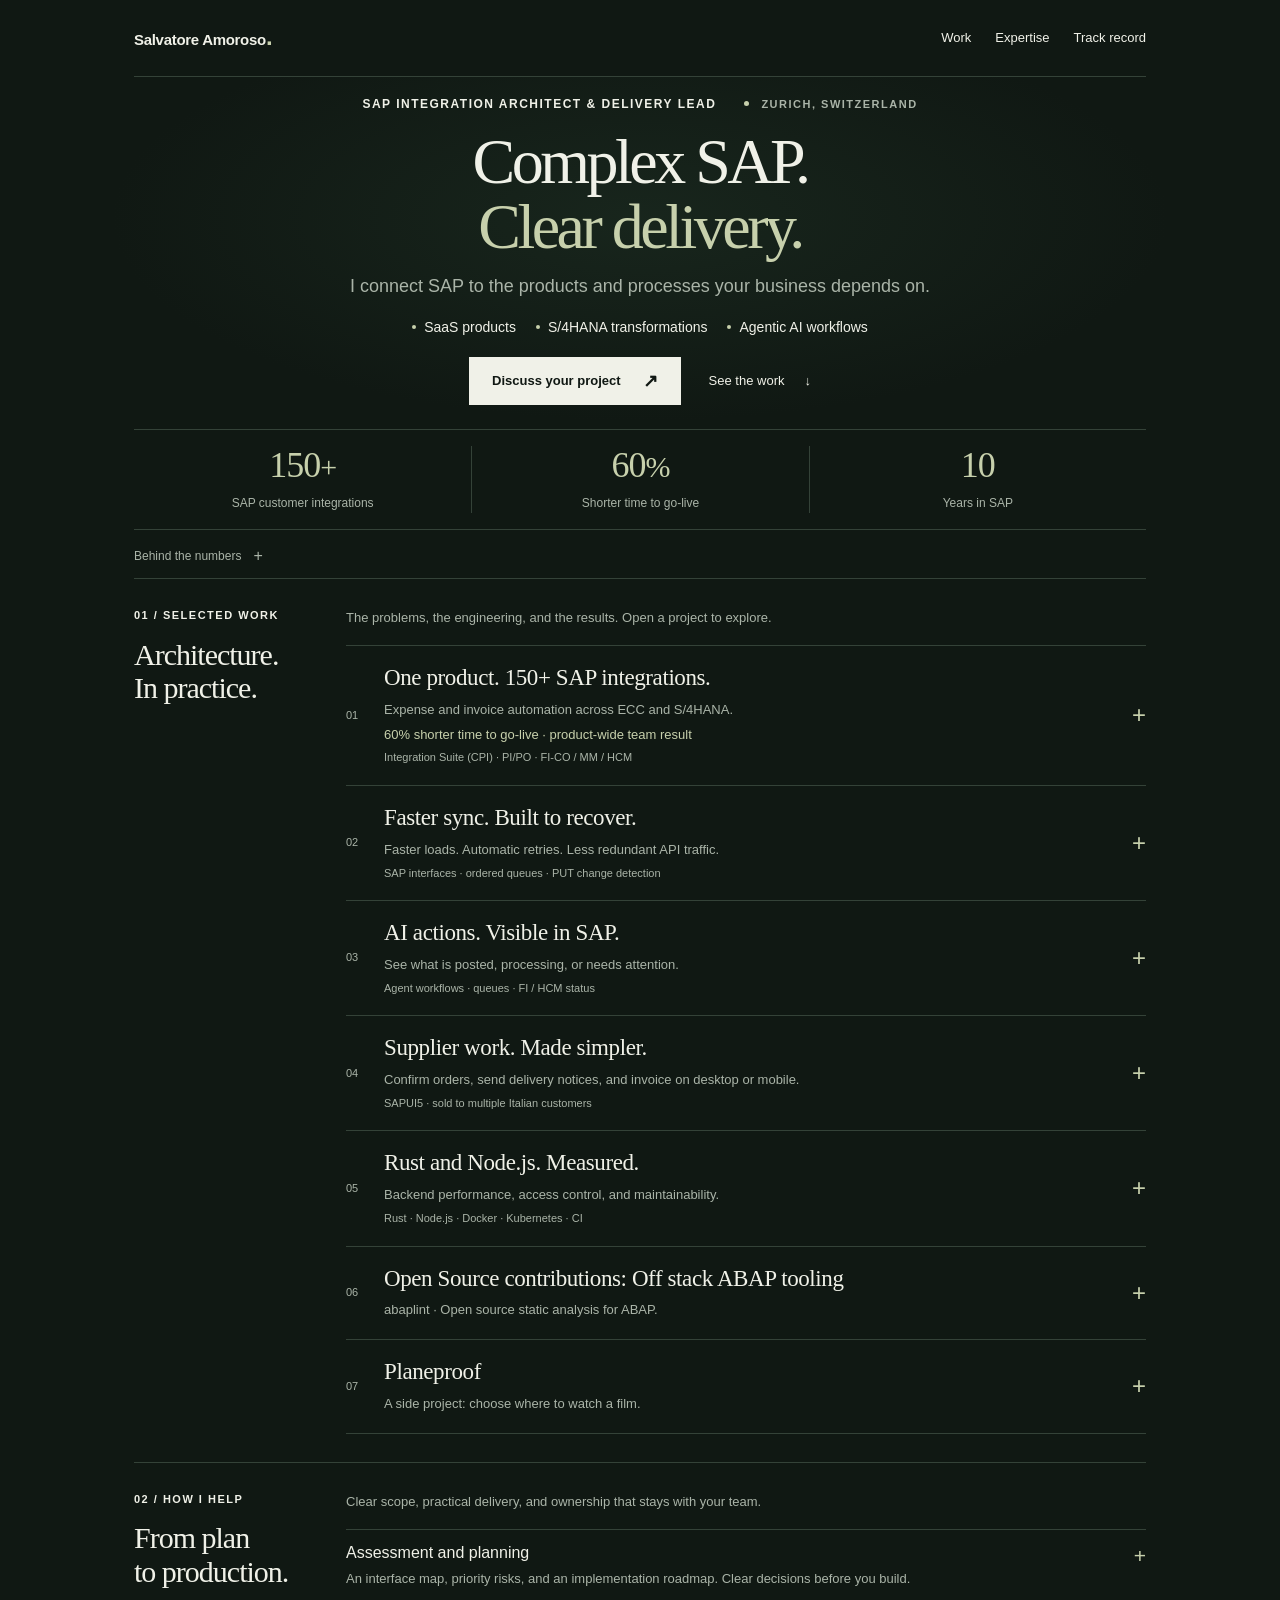
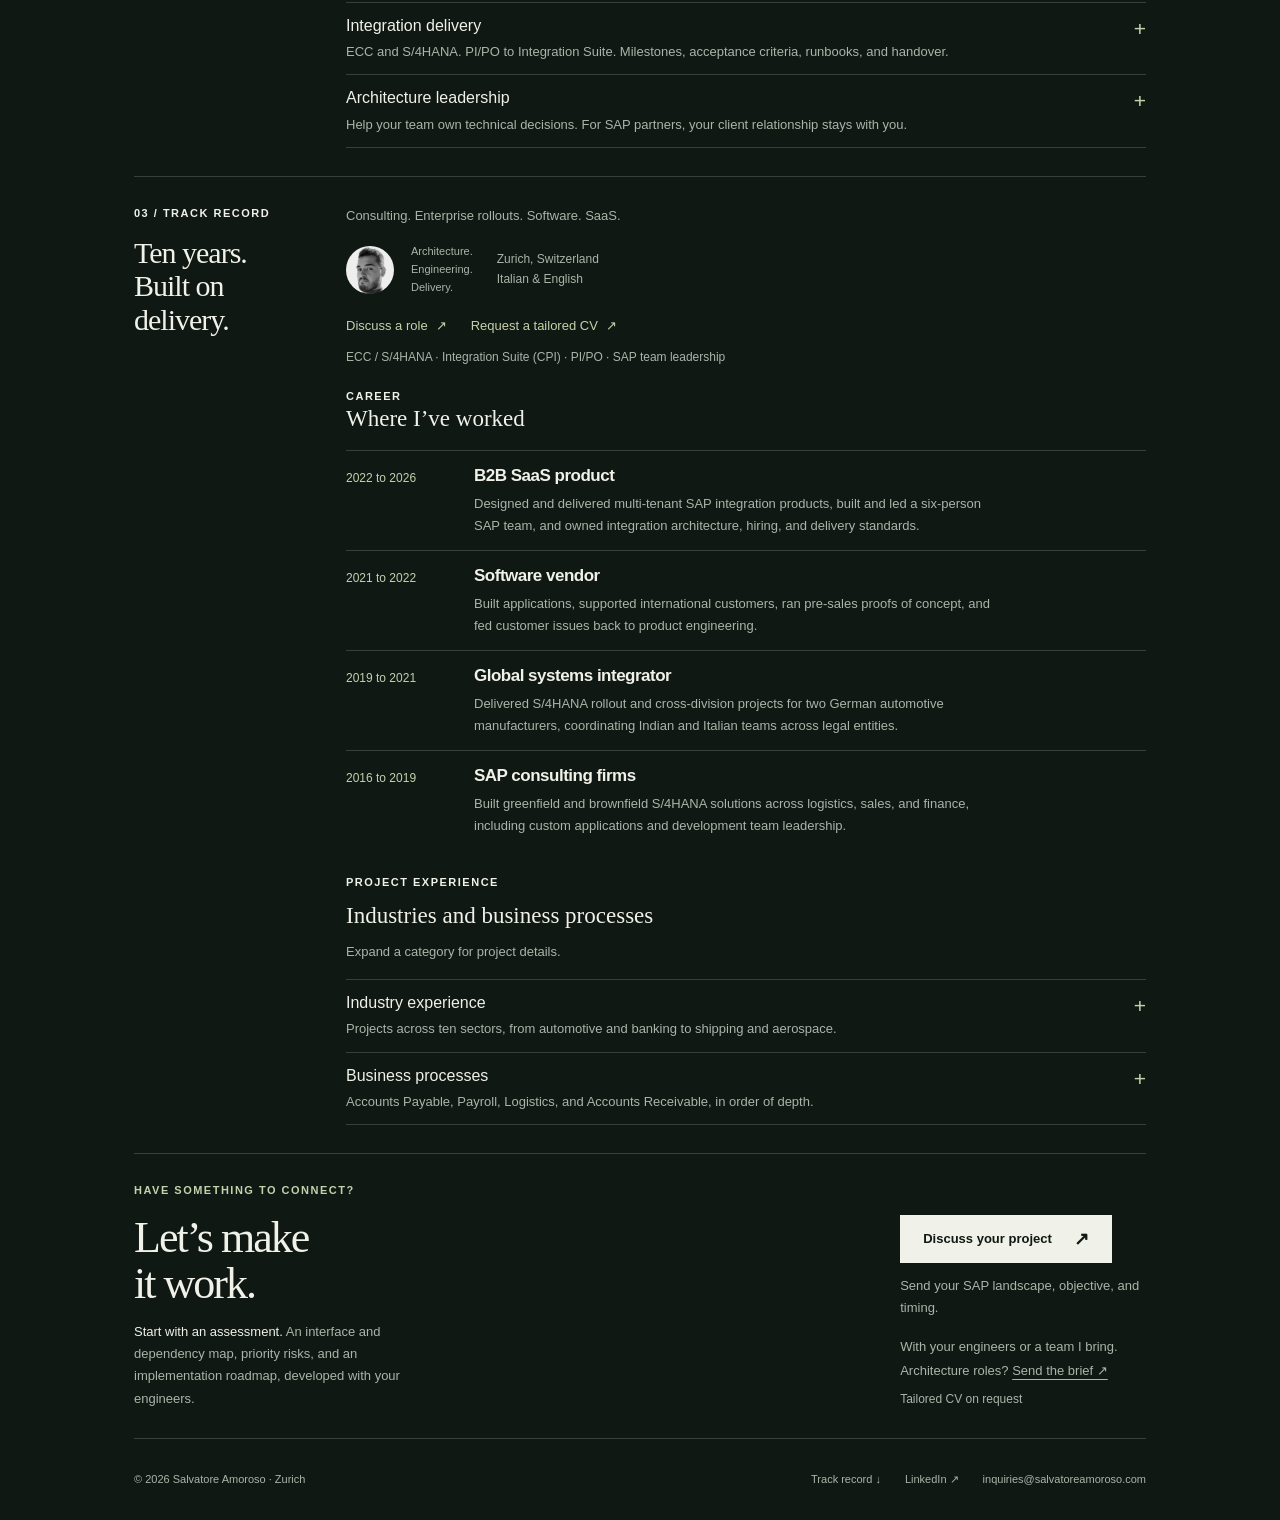
<file: index.html>
<!doctype html>
<html lang="en-US">
<head>
<meta charset="utf-8">
<meta name="viewport" content="width=device-width, initial-scale=1">

<title>SAP integration architect and delivery lead | Salvatore Amoroso</title>
<meta name="theme-color" content="#101813">
<meta name="description" content="SAP integration architecture and delivery for SaaS products, S/4HANA transformations, and agentic AI workflows. From planning to production and handover.">
<link rel="canonical" href="https://salvatoreamoroso.com/">

<meta property="og:type" content="profile">
<meta property="og:title" content="SAP integration architect and delivery lead | Salvatore Amoroso">
<meta property="og:description" content="SAP integration architecture and delivery for SaaS products, S/4HANA transformations, and agentic AI workflows. From planning to production and handover.">
<meta property="og:url" content="https://salvatoreamoroso.com/">
<meta property="og:locale" content="en_US">
<meta name="twitter:card" content="summary_large_image">
<meta name="twitter:title" content="SAP integration architect and delivery lead | Salvatore Amoroso">
<meta name="twitter:description" content="SAP integration architecture and delivery for SaaS products, S/4HANA transformations, and agentic AI workflows. From planning to production and handover.">
<meta property="og:image" content="https://salvatoreamoroso.com/assets/social-preview.png">
<meta property="og:image:alt" content="Complex SAP. Clear delivery. Salvatore Amoroso — SAP integration architect and delivery lead.">

<link rel="icon" href="data:image/svg+xml,%3Csvg xmlns='http://www.w3.org/2000/svg' viewBox='0 0 64 64'%3E%3Crect width='64' height='64' rx='14' fill='%23b63b29'/%3E%3Ctext x='32' y='43' font-family='Helvetica,Arial,sans-serif' font-size='30' font-weight='700' fill='%23fff' text-anchor='middle'%3ESA%3C/text%3E%3C/svg%3E">
<link rel="stylesheet" href="styles.css?v=20261018-unified">
<link rel="stylesheet" href="home.css?v=20261018-unified">

<meta name="twitter:image" content="https://salvatoreamoroso.com/assets/social-preview.png">
<link rel="stylesheet" href="unified.css?v=20261027-backend-study">
</head>
<body class="home">
<a class="skip" href="#main">Skip to content</a>
<div class="wrap"><header class="top">
  <a class="brand" href="#top">Salvatore Amoroso<span class="brand-dot">.</span></a>
  <nav class="nav" aria-label="Main navigation"><a href="#work">Work</a><a href="#expertise">Expertise</a><a href="#track-record">Track record</a></nav>
</header><main id="main" tabindex="-1"><span id="top" class="anchor" aria-hidden="true"></span><section class="hero" aria-labelledby="title"><div class="hero-top"><p class="eyebrow">SAP integration architect &amp; delivery lead</p><p class="eyebrow muted">Zurich, Switzerland</p></div><h1 id="title">Complex SAP.<br> <span>Clear delivery.</span></h1><div class="hero-bottom"><div><p class="intro">I connect SAP to the products and processes<br class="desktop-break"> your business depends on.</p><nav class="scope-links" aria-label="Integration focus"><a href="#product">SaaS products</a><a href="#services">S/4HANA transformations</a><a href="#expense-monitor">Agentic AI workflows</a></nav><div class="actions"><a class="button" href="mailto:inquiries@salvatoreamoroso.com?subject=SAP%20integration%20project%20inquiry">Discuss your project <span aria-hidden="true">↗</span></a><a class="text-link" href="#work">See the work <span aria-hidden="true">↓</span></a></div></div></div></section>
<section class="proof" aria-label="Track record"><div><strong>150<span>+</span></strong><p>SAP customer integrations</p></div><div><strong>60<span>%</span></strong><p>Shorter time to go-live</p></div><div><strong>10</strong><p>Years in SAP</p></div></section><details class="result-context"><summary>Behind the numbers</summary><p>The first two figures are product-wide results delivered with my SAP teams, 2022–2026. 150+ customer integrations on one multi-tenant product; 60% less time from project start to go-live versus the previous delivery approach. My contribution: architecture, principal engineering, and team leadership.</p></details>
<section class="page-section" id="work" aria-labelledby="work-title">
      <div class="section-heading"><p class="eyebrow">01 / Selected work</p><h2 id="work-title">Architecture.<br> In practice.</h2></div>
      <div class="section-content"><p class="section-intro">The problems, the engineering, and the results. Open a project to explore.</p><div class="project-list"><span class="anchor" id="product-case" aria-hidden="true"></span><details class="project" id="product">
      <summary><span class="number">01</span><h3 id="product-title">One product. 150+ SAP integrations.<span class="project-description">Expense and invoice automation across ECC and S/4HANA.<span class="project-proof">60% shorter time to go-live · product-wide team result</span><span class="project-stack">Integration Suite (CPI) · PI/PO · FI-CO / MM / HCM</span></span></h3><span class="expand-icon" aria-hidden="true"></span></summary>
      <div class="project-body"><p class="eyebrow">01 / Product architecture · 2022–2026</p><h4 class="case-title">One product, 150+ SAP customer integrations</h4><ul class="case-out">
        <li><strong>150+</strong> SAP customer integrations on one product</li>
        <li><strong>20.9% &rarr; &lt;0.1%</strong> documents needing provider intervention, including L1 support</li>
        <li><strong>60% shorter</strong> time from project start to go-live</li>
      </ul>

      <p class="case-summary">I designed and delivered a multi-tenant SAP integration product for expense and invoice automation across ECC and S/4HANA, and led two SAP teams.</p>

      <details class="service study-detail">
        <summary><span class="service-title">Delivery scope and result context</span><span class="service-overview">Architecture, my contribution, and what the figures compare.</span></summary>
        <div class="service-details case">
        <div class="case-body">
          <p>Queued, idempotent posting prevents duplicates. Master data is validated before sending, and failed documents can be corrected and reprocessed.</p>
          <p>The intervention rate compares documents processed with the old architecture against the new architecture. Intervention means any provider-side help, including L1 support; it is not a document failure rate or a measure of customer-side effort.</p>
          <p>Time-to-value compares project start to go-live under the old and new delivery approach. Developer tooling and deployment automation shortened that period by 60%.</p>
        </div>

        <dl class="case-facts">
          <div><dt>Role</dt><dd>Solution architect and principal integration engineer</dd></div>
          <div><dt>Span</dt><dd>2022 to 2026</dd></div>
          <div><dt>Targets</dt><dd>SAP ECC 6.0, S/4HANA, private cloud, public cloud</dd></div>
          <div><dt>Middleware</dt><dd>SAP Integration Suite &mdash; Cloud Integration (CPI), PI/PO, third-party platforms</dd></div>
          <div><dt>Modules</dt><dd>FI-CO, MM, HR, and HCM</dd></div>
        </dl>
        </div>
      </details>

      <p class="case-note">Product-wide results delivered with these teams. My contribution: architecture, principal engineering, SAP team leadership, and enterprise evaluations. Customer names are confidential.</p></div></details>
<details class="project" id="synchronization">
      <summary><span class="number">02</span><h3 id="synchronization-title">Faster sync. Built to recover.<span class="project-description">Faster loads. Automatic retries. Less redundant API traffic.<span class="project-stack">SAP interfaces · ordered queues · PUT change detection</span></span></h3><span class="expand-icon" aria-hidden="true"></span></summary>
      <div class="project-body"><p class="project-original-summary">Ordered queues, retries, and less redundant traffic.</p><p class="eyebrow">02 / Architecture and implementation</p><h4 class="case-title">Faster, more reliable SAP-to-SaaS synchronization</h4><p class="study-intro">A redesign of the synchronization layer between a SaaS product and its customers&rsquo; SAP systems.</p>
      <dl class="study-facts">
        <div><dt>Problem</dt><dd>Slow loads, failures without retries, missed future-dated updates, and unchanged data sent repeatedly to the SaaS API.</dd></div>
        <div><dt>My work</dt><dd>Rebuilt data access around SAP interfaces and ordered parallel queues, with retries, version handling for current and future periods, caching, and PUT change detection.</dd></div>
        <div><dt>Result</dt><dd>Faster loads, recovery after temporary failures, and less service and middleware traffic. SAP interfaces replaced direct database reads.</dd></div>
      </dl>

      <div class="study-figures">
        <figure class="study-figure">
          <ol class="study-mobile-flow" aria-label="Before synchronization flow">
            <li><strong>Read SAP database</strong><span>Direct access to HANA or non-HANA data.</span></li>
            <li><strong>Map to JSON</strong><span>No retry or version handling.</span></li>
            <li><strong>Send to SaaS API</strong><span>Every update triggers a call.</span></li>
          </ol>
          <div class="study-diagram" tabindex="0" role="region" aria-label="Before architecture diagram; scroll horizontally to explore">
            <img src="assets/case-studies/synchronization-before.svg" width="1280" height="720" decoding="async" alt="Before: a direct SAP HANA or non-HANA database read feeds JSON mapping, then sends data to an external SaaS API.">
          </div>
          <figcaption><strong>Before.</strong> Direct database reads, JSON mapping, and API delivery. <a href="assets/case-studies/synchronization-before.svg" target="_blank" rel="noopener">Open full-size before diagram</a>.</figcaption>
        </figure>
        <figure class="study-figure">
          <p class="figure-stage">After &middot; SAP interfaces and ordered queues</p>
          <ol class="study-mobile-flow" aria-label="After synchronization flow">
            <li><strong>Read through SAP interfaces</strong><span>BAPI, IDoc, output messages, BOR, and CDS views.</span></li>
            <li><strong>Process ordered queues</strong><span>Retry a failed unit in place. Hold its dependent work while independent queues continue.</span></li>
            <li><strong>Check PUT payload changes</strong><span>Compare with the last successful update. Send changed or new content; skip identical content.</span></li>
            <li><strong>Save on success</strong><span>Save the new hash after a successful PUT. On failure, retain the baseline and retry.</span></li>
          </ol>
          <div class="study-diagram" tabindex="0" role="region" aria-label="After architecture diagram; scroll horizontally to explore">
            <img src="assets/case-studies/synchronization-after.svg" width="1920" height="900" loading="lazy" decoding="async" alt="SAP interfaces feed ordered object queues. A supplier retry holds its purchase order while other queues continue. Cost-center versions arrive in order. Per-object PUT hash checks send changed content and skip unchanged updates.">
          </div>
          <figcaption><strong>After.</strong> SAP interfaces, ordered dependencies, parallel execution, and PUT change detection. <a href="assets/case-studies/synchronization-after.svg" target="_blank" rel="noopener">Open full-size after diagram</a>.</figcaption>
        </figure>
      </div>
      <p class="study-download"><a href="assets/case-studies/synchronization-comparison.svg" download>Download the before-and-after comparison (SVG)</a></p>

      <details class="service study-detail">
        <summary><span class="service-title">How synchronization works</span><span class="service-overview">Dependencies, retry behavior, and PUT change detection.</span></summary>
        <div class="service-details">
          <p>Initial and delta loads, especially for materials and invoices, were slow. Temporary errors failed entire units, future-dated versions were missed, and unchanged updates increased service load and middleware costs.</p>
          <ol class="study-steps">
            <li>BAPI, IDoc, output messages, BOR, and CDS views feed the object queues.</li>
            <li>A queue can contain multiple object types. In this example, the supplier resolves before the purchase order in the same queue.</li>
            <li>A failed unit retries in place and blocks later units in that queue. Independent queues can continue.</li>
            <li>Successive field or version changes to one object remain ordered, as shown by the cost-center example.</li>
            <li>Before a PUT, compare the object's payload hash with its last successful outbound update. Identical content skips the request and completes the unit. Changed content or a missing baseline sends the PUT.</li>
            <li>A successful PUT saves the new hash. Failure retains the previous baseline so the update remains eligible for retry. Other HTTP methods bypass this PUT-specific check.</li>
          </ol>
          <p>The diagram illustrates processing behavior. Queue allocation, retry timing, and the hash algorithm depend on the implementation.</p>
          <p>The Clean Core change shown here is replacing direct database reads with SAP interfaces. API choices and release status depend on the target SAP system.</p>
          <p>In a separate SAP integration project, parallel processing, queues, caching, and hashing delivered at least 5&times; the throughput of the previous monolithic implementation. That comparison depends on customer system capacity and allocated resources.</p>
        </div>
      </details>
      <p class="study-discover"><a class="mailto" href="mailto:inquiries@salvatoreamoroso.com?subject=SAP%20integration%20project%20inquiry">Discuss your SAP integration &rarr;</a></p></div></details>
<details class="project" id="expense-monitor">
      <summary><span class="number">03</span><h3 id="expense-monitor-title">AI actions. Visible in SAP.<span class="project-description">See what is posted, processing, or needs attention.<span class="project-stack">Agent workflows · queues · FI / HCM status</span></span></h3><span class="expand-icon" aria-hidden="true"></span></summary>
      <div class="project-body"><p class="project-original-summary">Execution logs, workflow controls, and posting status.</p><p class="eyebrow">03 / Agentic expense workflow</p><h4 class="case-title">Clear visibility into expense agent actions</h4><p class="study-intro">Supporting agentic AI transformation with SAP workflow configuration, execution tracking, and posting visibility.</p>
      <dl class="study-facts">
        <div><dt>Problem</dt><dd>The agentic SaaS worked as intended, but the customer had no clear view of the agent&rsquo;s actions or their status in SAP.</dd></div>
        <div><dt>My work</dt><dd>Built workflow configuration, execution logs, expense details, and queue and FI/HCM status views, with direct links to the related SAP records.</dd></div>
        <div><dt>Result</dt><dd>Customers can see which actions are complete, which are still processing, and which need attention.</dd></div>
      </dl>
      <figure class="study-figure">
        <a class="study-screenshot expense-preview" href="assets/case-studies/expense-agent-workflow.png?v=20261017-crop" target="_blank" rel="noopener" aria-label="Open the full agentic expense workflow application screenshot">
          <img src="assets/case-studies/expense-agent-workflow.png?v=20261017-crop" width="2559" height="1253" loading="lazy" decoding="async" alt="Full Expense Agent Monitor application with Configure Agent Workflow, Display Agent Execution Log, Display Parallel Queues, integration settings, expense details, document links, and FI/HCM posting statuses.">
        </a>
        <figcaption>Completed actions and exceptions, with separate FI/HCM posting states. <a href="assets/case-studies/expense-agent-workflow.png?v=20261017-crop" target="_blank" rel="noopener">Open the full application for workflow settings, queues, and SAP record links</a>.</figcaption>
      </figure>
      <details class="service study-detail">
        <summary><span class="service-title">Workflow configuration and execution tracking</span><span class="service-overview">Agent settings, execution logs, queues, and SAP processing outcomes.</span></summary>
        <div class="service-details">
          <ol class="study-steps">
            <li>Configure the agent workflow and its integration settings.</li>
            <li>Inspect execution logs and parallel queues to follow processing.</li>
            <li>Review expense details, separate FI/HCM posting states, and business messages.</li>
            <li>Follow the related accounting, HCM, or IDoc record to investigate the workflow's interactions with SAP.</li>
          </ol>
        </div>
      </details>
      <p class="study-discover"><a class="mailto" href="mailto:inquiries@salvatoreamoroso.com?subject=SAP%20integration%20project%20inquiry">Discuss your SAP-connected AI workflow &rarr;</a></p></div></details>
<details class="project" id="supplier-workspace">
      <summary><span class="number">04</span><h3 id="supplier-workspace-title">Supplier work. Made simpler.<span class="project-description">Confirm orders, send delivery notices, and invoice on desktop or mobile.<span class="project-stack">SAPUI5 · sold to multiple Italian customers</span></span></h3><span class="expand-icon" aria-hidden="true"></span></summary>
      <div class="project-body"><p class="project-original-summary">Orders, delivery notices, and invoices. Desktop to mobile.</p><p class="eyebrow">04 / Commercial application</p><h4 class="case-title">A simpler, responsive supplier workspace</h4><p class="study-intro">A supplier self-service app sold to multiple Italian customers in aviation, pharmaceuticals, and retail.</p>
      <p class="study-note">The screenshots show this app using sample data. Customer identities are confidential.</p>
      <dl class="study-facts">
        <div><dt>Problem</dt><dd>SAP transactions were too difficult for most end users. Customers needed a simpler, responsive interface for everyday tasks.</dd></div>
        <div><dt>My work</dt><dd>Designed and built the SAPUI5 interface for confirming purchase orders, submitting delivery notices, and invoicing.</dd></div>
        <div><dt>Result</dt><dd>End users can handle routine supplier tasks in a simpler interface on desktop or mobile.</dd></div>
      </dl>
      <figure class="study-figure">
        <a class="study-screenshot" href="assets/case-studies/supplier-purchase-order.png" target="_blank" rel="noopener" aria-label="Open full-size supplier purchase order screenshot">
          <img src="assets/case-studies/supplier-purchase-order.png" width="1440" height="950" loading="lazy" decoding="async" alt="Supplier app showing a purchase order with sample data: 100 confirmed units, 60 shipped and received units, and an accepted delivery notice in the document flow.">
        </a>
        <figcaption>Purchase-order quantities and related documents in the app, shown with sample data. <a href="assets/case-studies/supplier-purchase-order.png" target="_blank" rel="noopener">Open full-size purchase order</a>.</figcaption>
      </figure>
      <details class="service study-detail">
        <summary><span class="service-title">Supplier workflow</span><span class="service-overview">Order confirmations, delivery notices, invoices, and processing feedback.</span></summary>
        <div class="service-details">
          <ol class="study-steps">
            <li>Review and confirm an order, then submit a partial delivery notice.</li>
            <li>Prepare an invoice against quantities recorded as received by the buyer.</li>
            <li>Follow document acknowledgements and processing exceptions.</li>
          </ol>
          <figure class="study-figure">
            <a class="study-screenshot" href="assets/case-studies/supplier-invoice.png" target="_blank" rel="noopener" aria-label="Open full-size supplier invoice dialog">
              <img src="assets/case-studies/supplier-invoice.png" width="1122" height="778" loading="lazy" decoding="async" alt="Supplier app invoice dialog with sample data showing line quantities, acknowledged quantities, Save draft, and Save and submit actions.">
            </a>
            <figcaption>The invoice dialog keeps acknowledged quantities beside the quantities being submitted.</figcaption>
          </figure>
          <figure class="study-figure">
            <a class="study-screenshot" href="assets/case-studies/supplier-overview.png" target="_blank" rel="noopener" aria-label="Open full-size supplier overview screenshot">
              <img src="assets/case-studies/supplier-overview.png" width="1440" height="1100" loading="lazy" decoding="async" alt="Supplier app overview with sample data showing purchase orders, drafts, pending submissions, exceptions, and recent activity.">
            </a>
            <figcaption>The overview groups orders, drafts, pending submissions, and exceptions.</figcaption>
          </figure>
        </div>
      </details></div></details>
<details class="project" id="sap-off-stack">
      <summary><span class="number">05</span><h3 id="sap-off-stack-title">Rust and Node.js. Measured.<span class="project-description">Backend performance, access control, and maintainability.<span class="project-stack">Rust &middot; Node.js &middot; Docker &middot; Kubernetes &middot; CI</span></span></h3><span class="expand-icon" aria-hidden="true"></span></summary>
      <div class="project-body"><p class="eyebrow">05 / Backend performance study</p><h4 class="case-title">Comparing backends with the same workload</h4><p class="study-intro">A reproducible comparison of Rust, Node.js, and ABAP, using a local SAP container as the data source.</p>
      <dl class="study-facts">
        <div><dt>Problem</dt><dd>Compare backend runtimes and data-access paths while preserving validation and hashing, and make the access-control and maintenance tradeoffs explicit.</dd></div>
        <div><dt>My work</dt><dd>Defined the validation and hashing contract and benchmark protocol, investigated a Node.js ODBC cursor cancellation issue, and directed the fix and recovery checks. The setup includes Docker images, Kubernetes Jobs, shared fixtures, and offline CI.</dd></div>
        <div><dt>Result</dt><dd>Recorded Node.js-to-Rust latency reductions: 2.3% over HTTP and 47.4% through CDS. The study weighs these differences against access-control and maintenance obligations.</dd></div>
      </dl>
      <details class="service study-detail">
        <summary><span class="service-title">Experiment design and engineering tradeoffs</span><span class="service-overview">Correctness, container deployment, performance, and governance.</span></summary>
        <div class="service-details">
          <ul>
            <li><strong>Equivalent work.</strong> Every successful scan reads 5,000 positions from 1,000 order headers, validates nine fields and key order, normalizes exact decimals, and computes the same SHA-256 digest.</li>
            <li><strong>Reproducibility.</strong> External clients were timed sequentially in Docker with explicit resource limits. Kubernetes Jobs provide separate deployment checks; the recorded timings are from Docker runs.</li>
            <li><strong>Performance.</strong> Across three trials per path, Rust through CDS recorded 29 ms versus Node.js at 55.1 ms; Rust through native HANA recorded 16 ms. These are medians of three trial p50 scan latencies.</li>
            <li><strong>Governance.</strong> Rust + CDS preserves SAP-side identity and service/entity authorization. This lab used privileged access and did not demonstrate business-user row filtering. Native HANA requires separate database grants and policy ownership.</li>
            <li><strong>Maintainability.</strong> API lifecycle, query ownership, certificates, and native driver compatibility remain engineering responsibilities. Both external CDS clients use the SAP ODBC driver. Long-term maintenance effort was not measured.</li>
          </ul>
          <p id="sap-off-stack-paths">CDS uses internal Open SQL for ABAP and the SAP ABAP SQL service through ODBC for Rust and Node.js. SQL reused connections across scans; HTTP created a client per scan. Placement and resource allocations also differ. These complete-path measurements from one local SAP container do not establish a universal language ranking or production capacity.</p>
        </div>
      </details>
      <p class="study-note">I owned the experiment design, debugging, and validation. AI agents implemented the code.</p>
      <p class="study-discover"><a href="https://github.com/salvatore-amoroso/SAP-Off-Stack-Case-Study" target="_blank" rel="noopener">Explore the case study, source, and benchmark evidence &nearr;</a></p></div></details>
<details class="project" id="open-source">
      <summary><span class="number">06</span><h3 id="open-source-title">Open Source contributions: Off stack ABAP tooling<span class="project-description">abaplint &middot; Open source static analysis for ABAP.</span></h3><span class="expand-icon" aria-hidden="true"></span></summary>
      <div class="project-body"><p class="eyebrow">06 / Open Source contributions</p><h4 class="case-title">abaplint</h4><p class="study-intro">abaplint is an open source static-analysis tool for ABAP, written in TypeScript. It runs outside the SAP system to check syntax, types, and code quality, with configurable rules and support for automated checks in CI pipelines.</p>
      <p class="study-discover"><a href="https://github.com/abaplint/abaplint" target="_blank" rel="noopener">Explore abaplint &nearr;</a></p></div></details>
<details class="project" id="fun-projects">
      <summary><span class="number">07</span><h3 id="fun-projects-title">Planeproof<span class="project-description">A side project: choose where to watch a film.</span></h3><span class="expand-icon" aria-hidden="true"></span></summary>
      <div class="project-body"><p class="eyebrow">Fun project</p><h4 class="case-title">Planeproof</h4><p class="study-intro">A side project that helps you choose where to watch a film: cinema, home, or a plane.</p>
      <p class="study-discover"><a href="https://planeproof.vercel.app/" target="_blank" rel="noopener">Try Planeproof &nearr;</a></p>
      <figure class="study-figure study-detail">
        <a class="study-screenshot" href="https://planeproof.vercel.app/" target="_blank" rel="noopener" aria-label="Open the Planeproof app">
          <img src="assets/case-studies/planeproof.png" width="2730" height="1713" loading="lazy" decoding="async" alt="Planeproof homepage showing film search, cinema, home, and plane viewing categories, and trending films.">
        </a>
      </figure></div></details></div></div>
    </section>
<section class="page-section" id="expertise" aria-labelledby="expertise-title">
      <div class="section-heading"><p class="eyebrow">02 / How I help</p><h2 id="expertise-title">From plan<br> to production.</h2></div>
      <div class="section-content"><span id="engagements" class="anchor" aria-hidden="true"></span><span id="services" class="anchor" aria-hidden="true"></span><p class="section-intro">Clear scope, practical delivery, and ownership that stays with your team.</p><div class="services">
        <details class="service">
          <summary>
            <span class="service-title">Assessment and planning</span>
            <span class="service-overview">An interface map, priority risks, and an implementation roadmap. Clear decisions before you build.</span>
          </summary>
          <div class="service-details"><p>Review your current landscape or plan a new integration together, with clear priorities and next steps.</p><p class="service-introduction"><strong>Make the plan.</strong> Assess the landscape. Set the architecture and priorities.</p>
            <ul>
              <li>Interface and dependency map, priority risks, and open technical decisions</li>
              <li>Target architecture and implementation roadmap, developed with your engineers</li>
              <li>Finance, payroll, CRM, e-invoicing, digital signatures, and self-service</li>
              <li>PI/PO, Integration Suite, MuleSoft, and Lobster; IDoc, EDI, SOAP, REST, and OData</li>
            </ul>
            <p>No software resale, commissions, or referral fees. I disclose product ties before we start. If you want an independent assessment, I will not bid on the implementation I recommend.</p>
          </div>
        </details>

        <details class="service">
          <summary>
            <span class="service-title">Integration delivery</span>
            <span class="service-overview">ECC and S/4HANA. PI/PO to Integration Suite. Milestones, acceptance criteria, runbooks, and handover.</span>
          </summary>
          <div class="service-details"><p>Build new interfaces, improve reliability, or adapt PI/PO integrations for SAP Integration Suite.</p><p class="service-introduction"><strong>Build it to run.</strong> Deliver reliable interfaces, from implementation to handover.</p>
            <ul>
              <li>Connect SaaS products and enterprise systems to ECC and S/4HANA, on-premise or in private and public cloud</li>
              <li>Multi-tenant integration products and interface guidance for SaaS partners</li>
              <li>Assess and adapt PI/PO interfaces for SAP Integration Suite &mdash; Cloud Integration (CPI) on SAP BTP</li>
              <li>Connect agentic AI workflows to SAP, with execution logs and posting visibility</li>
              <li>Queued posting, master-data validation, reprocessing, and production checks</li>
              <li>Agreed milestones, acceptance criteria, and dependencies; runbooks and handover to the operating team</li>
            </ul>
          </div>
        </details>

        <details class="service">
          <summary>
            <span class="service-title">Architecture leadership</span>
            <span class="service-overview">Help your team own technical decisions. For SAP partners, your client relationship stays with you.</span>
          </summary>
          <div class="service-details"><p class="service-introduction"><strong>Lead the delivery.</strong> Guide technical decisions and help your team own the result.</p>
            <ul>
              <li>Ongoing or fractional support alongside your team or SAP partner</li>
              <li>Design reviews, iFlow standards, error handling, monitoring, and failure analysis</li>
              <li>Enterprise technical evaluations, SAP team hiring, interviews, and onboarding</li>
              <li>Architecture decision records, runbooks, and recovery procedures</li>
              <li>For SAP partners, integration workstream leadership with the client relationship staying with you</li>
            </ul>
            <p>We agree on the handover and exit point together, with ownership staying in your organization.</p>
          </div>
        </details>
      </div></div>
    </section>
<section class="page-section" id="track-record" aria-labelledby="track-record-title">
      <div class="section-heading"><p class="eyebrow">03 / Track record</p><h2 id="track-record-title">Ten years.<br> Built on delivery.</h2></div>
      <div class="section-content"><p class="section-intro">Consulting. Enterprise rollouts. Software. SaaS.</p><div class="career-heading"><div class="profile track-profile"><img src="assets/portrait.jpg" width="72" height="72" alt="Salvatore Amoroso"><p>Architecture.<br> Engineering.<br> Delivery.</p></div><p class="career-facts">Zurich, Switzerland<br>Italian &amp; English</p></div>
      <nav class="career-links" aria-label="Roles and CV"><a href="mailto:inquiries@salvatoreamoroso.com?subject=SAP%20architecture%20role%20inquiry">Discuss a role <span aria-hidden="true">↗</span></a><a href="mailto:inquiries@salvatoreamoroso.com?subject=Tailored%20CV%20request">Request a tailored CV <span aria-hidden="true">↗</span></a></nav>
      <p class="career-stack">ECC / S/4HANA · Integration Suite (CPI) · PI/PO · SAP team leadership</p><p class="eyebrow">Career</p><h3 class="subheading">Where I&rsquo;ve worked</h3><div class="vantage"><article class="vp">
          <p class="when">2022 to 2026</p>
          <h3>B2B SaaS product</h3>
          <p class="txt">Designed and delivered multi-tenant SAP integration products, built and led a six-person SAP team, and owned integration architecture, hiring, and delivery standards.</p>
        </article>
<article class="vp">
          <p class="when">2021 to 2022</p>
          <h3>Software vendor</h3>
          <p class="txt">Built applications, supported international customers, ran pre-sales proofs of concept, and fed customer issues back to product engineering.</p>
        </article>
<article class="vp">
          <p class="when">2019 to 2021</p>
          <h3>Global systems integrator</h3>
          <p class="txt">Delivered S/4HANA rollout and cross-division projects for two German automotive manufacturers, coordinating Indian and Italian teams across legal entities.</p>
        </article>
<article class="vp">
          <p class="when">2016 to 2019</p>
          <h3>SAP consulting firms</h3>
          <p class="txt">Built greenfield and brownfield S/4HANA solutions across logistics, sales, and finance, including custom applications and development team leadership.</p>
        </article></div><div class="experience"><p class="eyebrow">Project experience</p><h3 class="subheading">Industries and business processes</h3><p class="section-intro">Expand a category for project details.</p><div class="services">
        <details class="service">
          <summary>
            <span class="service-title">Industry experience</span>
            <span class="service-overview">Projects across ten sectors, from automotive and banking to shipping and aerospace.</span>
          </summary>
          <div class="service-details">
            <dl class="inds">
              <div class="ind">
                <dt>Automotive</dt>
                <dd>S/4HANA rollout in India and type-approval systems across EU and non-EU entities for two German automotive manufacturers.</dd>
              </div>
              <div class="ind">
                <dt>Banking</dt>
                <dd>SAP integrations for a European retail banking group.</dd>
              </div>
              <div class="ind">
                <dt>Shipping and logistics</dt>
                <dd>SAP integrations for a global container shipping and logistics operator.</dd>
              </div>
              <div class="ind">
                <dt>Utilities</dt>
                <dd>Custom logistics, sales, and finance implementation.</dd>
              </div>
              <div class="ind">
                <dt>Pharmaceutical</dt>
                <dd>SAPUI5 application for customer data, with REST/OData services and approval workflows.</dd>
              </div>
              <div class="ind">
                <dt>Pulp and paper</dt>
                <dd>Greenfield S/4HANA development for logistics, sales, and finance.</dd>
              </div>
              <div class="ind">
                <dt>Fashion and retail</dt>
                <dd>Development team leadership, system enhancements, and S/4HANA support on an international project.</dd>
              </div>
              <div class="ind">
                <dt>Online marketplace</dt>
                <dd>SOAP and REST services in a greenfield S/4HANA environment.</dd>
              </div>
              <div class="ind">
                <dt>Aerospace</dt>
                <dd>IDoc development, digital signatures, and e-invoicing.</dd>
              </div>
              <div class="ind">
                <dt>Food and services</dt>
                <dd>S/4HANA support and operational enhancements.</dd>
              </div>
            </dl>
          </div>
        </details>

        <details class="service">
          <summary>
            <span class="service-title">Business processes</span>
            <span class="service-overview">Accounts Payable, Payroll, Logistics, and Accounts Receivable, in order of depth.</span>
          </summary>
          <div class="service-details">
            <ol class="domains">
              <li class="dom">
                <span class="rank">01</span>
                <h3>Accounts Payable</h3>
                <span class="mods">FI-CO</span>
                <p>Invoice posting and validation, e-invoicing, digital signatures, approvals, and vendor self-service.</p>
              </li>
              <li class="dom">
                <span class="rank">02</span>
                <h3>Payroll</h3>
                <span class="mods">HCM</span>
                <p>Data replication and cost assignment with external payroll providers, plus employee self-service.</p>
              </li>
              <li class="dom">
                <span class="rank">03</span>
                <h3>Logistics</h3>
                <span class="mods">MM &middot; WM &middot; SD</span>
                <p>Materials, warehouse, and sales flows, including IDoc exchange with external systems.</p>
              </li>
              <li class="dom">
                <span class="rank">04</span>
                <h3>Accounts Receivable</h3>
                <span class="mods">FI-CO</span>
                <p>Customer master data, billing, receivables posting, and reconciliation.</p>
              </li>
            </ol>
          </div>
        </details>
      </div></div></div>
    </section>
<section class="contact" id="contact" aria-labelledby="contact-title"><p class="eyebrow">Have something to connect?</p><div class="contact-grid"><div class="contact-opening"><h2 id="contact-title">Let’s make<br> it work.</h2><p class="contact-start"><strong>Start with an assessment.</strong> An interface and dependency map, priority risks, and an implementation roadmap, developed with your engineers.</p></div><div><a class="button" href="mailto:inquiries@salvatoreamoroso.com?subject=SAP%20integration%20project%20inquiry">Discuss your project <span aria-hidden="true">↗</span></a><p class="contact-prompt">Send your SAP landscape, objective, and timing.</p><p class="contact-line">With your engineers or a team I bring.<br> Architecture roles? <a href="mailto:inquiries@salvatoreamoroso.com?subject=SAP%20architecture%20role%20inquiry">Send the brief ↗</a></p><p class="cv-note muted">Tailored CV on request</p></div></div></section></main><footer class="foot">
  <span>© <span class="yr">2026</span> Salvatore Amoroso · Zurich</span>
  <nav aria-label="Elsewhere"><a href="#track-record">Track record ↓</a><a href="https://www.linkedin.com/in/salvatore-amoroso-640279159/">LinkedIn ↗</a><a href="mailto:inquiries@salvatoreamoroso.com">inquiries@salvatoreamoroso.com</a></nav>
</footer></div><script type="application/ld+json">
{
  "@context": "https://schema.org",
  "@type": "Person",
  "name": "Salvatore Amoroso",
  "jobTitle": ["SAP integration architect", "SAP solution architect", "Delivery lead"],
  "description": "SAP integration architecture and delivery for SaaS products, S/4HANA transformations, and agentic AI workflows. From planning to production and handover.",
  "url": "https://salvatoreamoroso.com/",
  "sameAs": ["https://www.linkedin.com/in/salvatore-amoroso-640279159/"],
  "address": { "@type": "PostalAddress", "addressLocality": "Zurich", "addressCountry": "CH" },
  "knowsLanguage": ["Italian", "English"],
  "knowsAbout": [
    "SAP integration", "SAP S/4HANA", "SAP BTP", "SAP Integration Suite",
    "Accounts Payable", "Payroll", "Logistics", "Accounts Receivable",
    "ABAP", "SAPUI5", "SAP Fiori", "OData", "IDoc",
    "Node.js", "TypeScript", "Python", "Google Cloud Platform",
    "Enterprise application integration", "B2B SaaS", "Solution architecture"
  ]
}
</script><script src="site.js" defer></script></body></html>
</file>
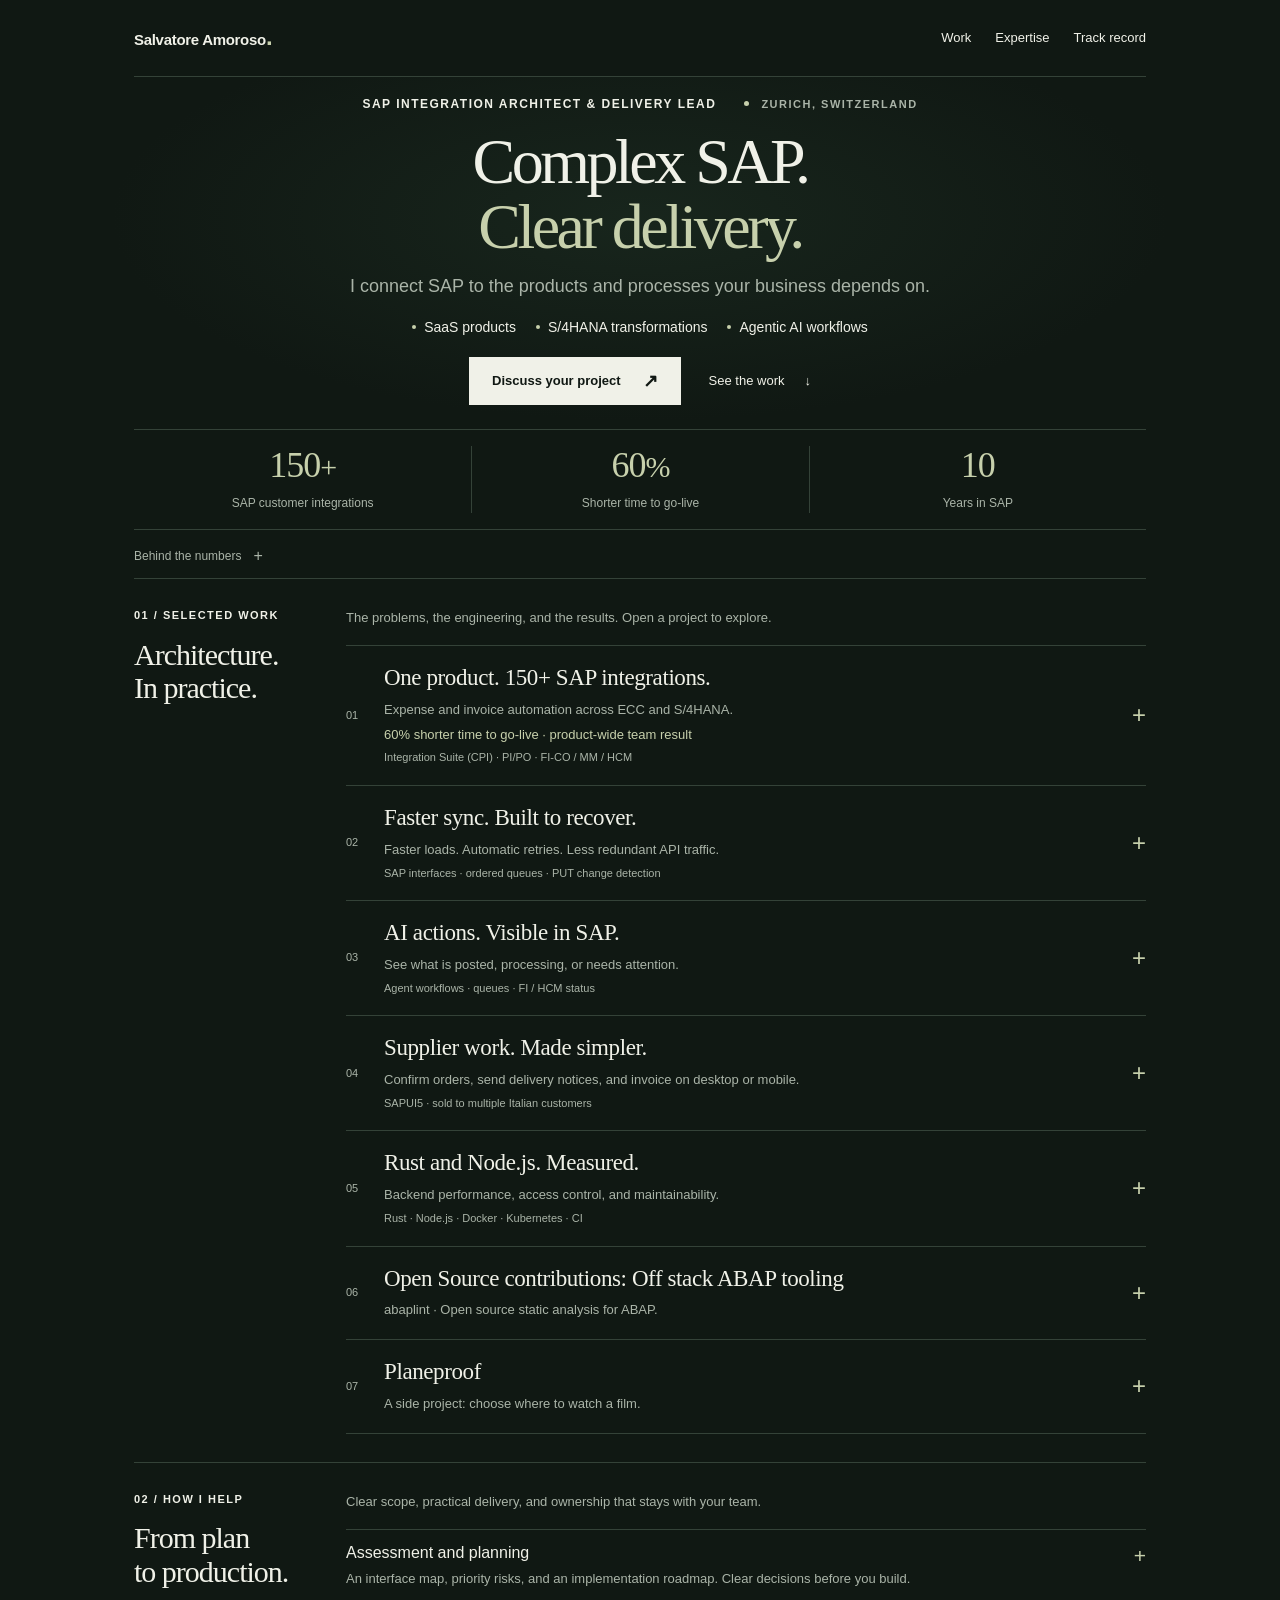
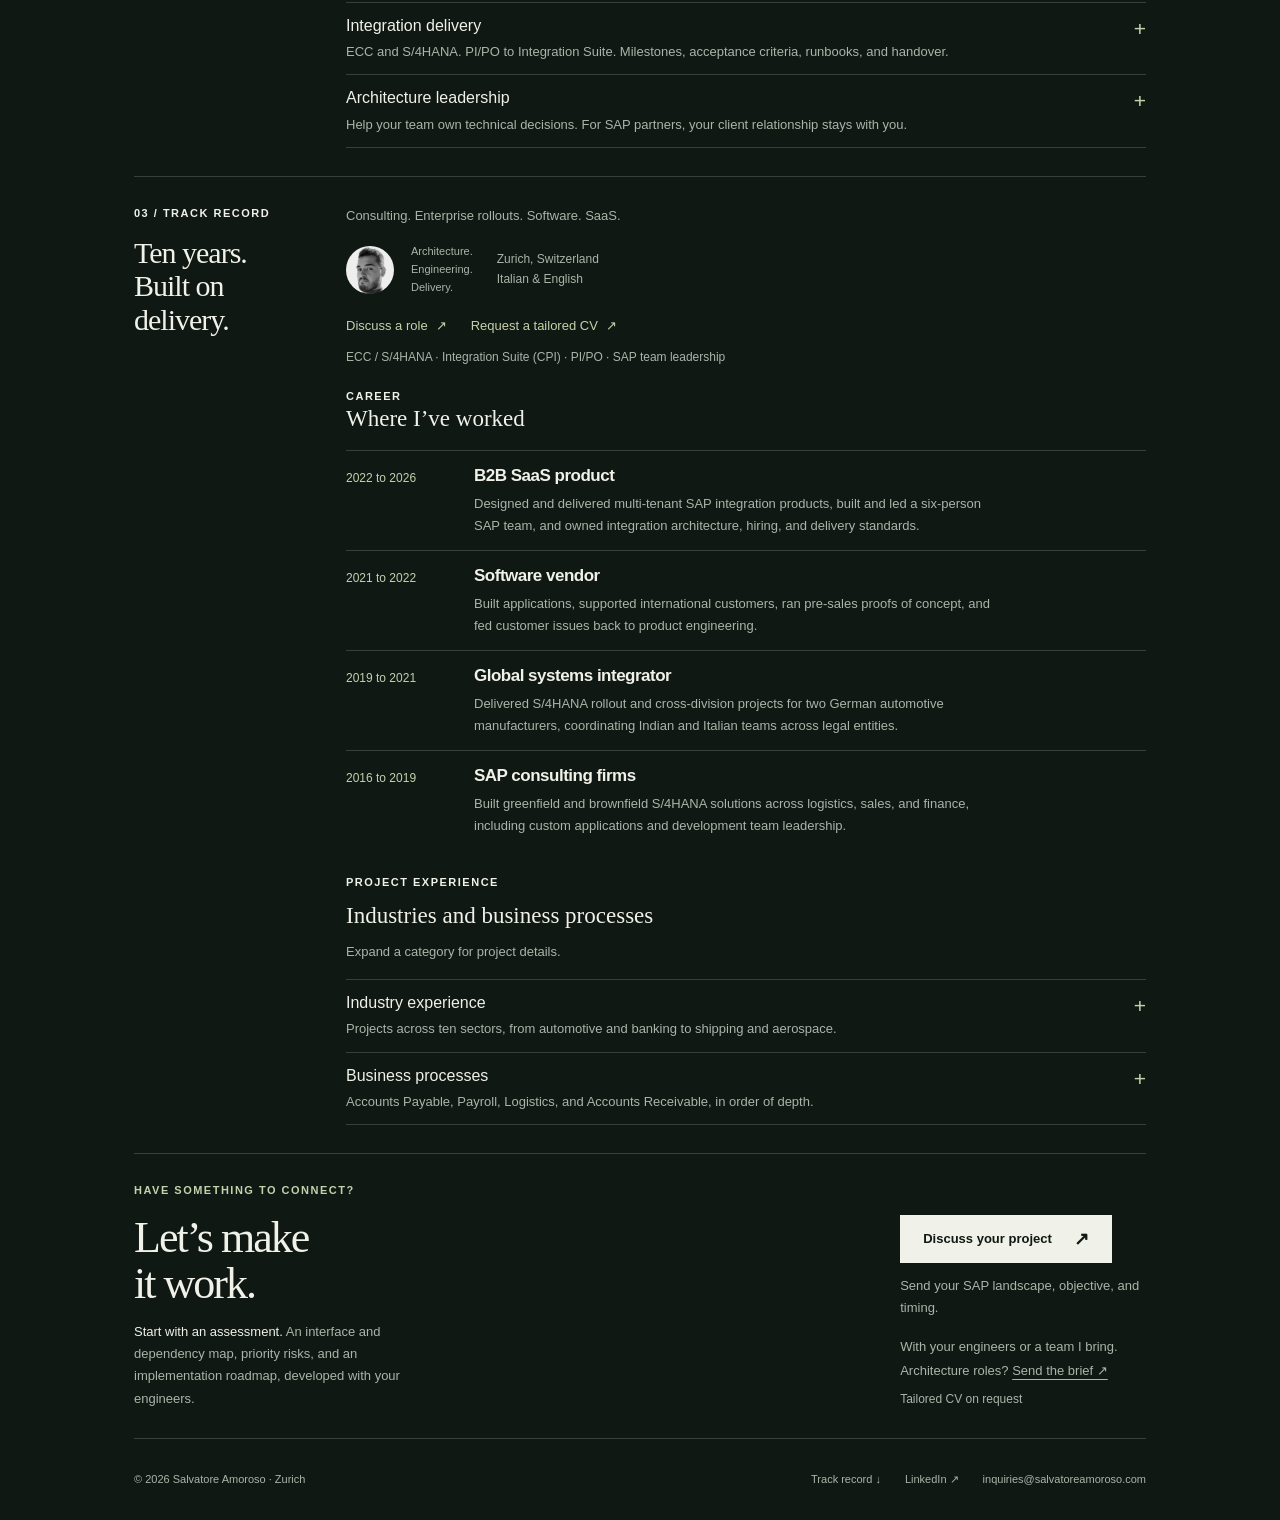
<file: background.html>
<!doctype html>
<html lang="en-US">
<head>
<meta charset="utf-8">
<meta name="viewport" content="width=device-width, initial-scale=1">
<title>Track record | Salvatore Amoroso</title>
<meta name="robots" content="noindex">
<link rel="canonical" href="https://salvatoreamoroso.com/">
<link rel="stylesheet" href="styles.css">
<noscript><meta http-equiv="refresh" content="0; url=index.html#track-record"></noscript>
</head>
<body>
<main class="wrap error-page">
  <h1>Track record</h1>
  <p class="lead">The track record is now part of the main page.</p>
  <p class="actions"><a class="button" id="destination" href="index.html#track-record">Continue to the main page</a></p>
</main>
<script>
  var knownHashes = ['#services', '#contact', '#main', '#contact-title'];
  var destination = 'index.html' + (knownHashes.indexOf(location.hash) !== -1 ? location.hash : '#track-record');
  document.getElementById('destination').href = destination;
  location.replace(destination);
</script>
</body>
</html>
</file>
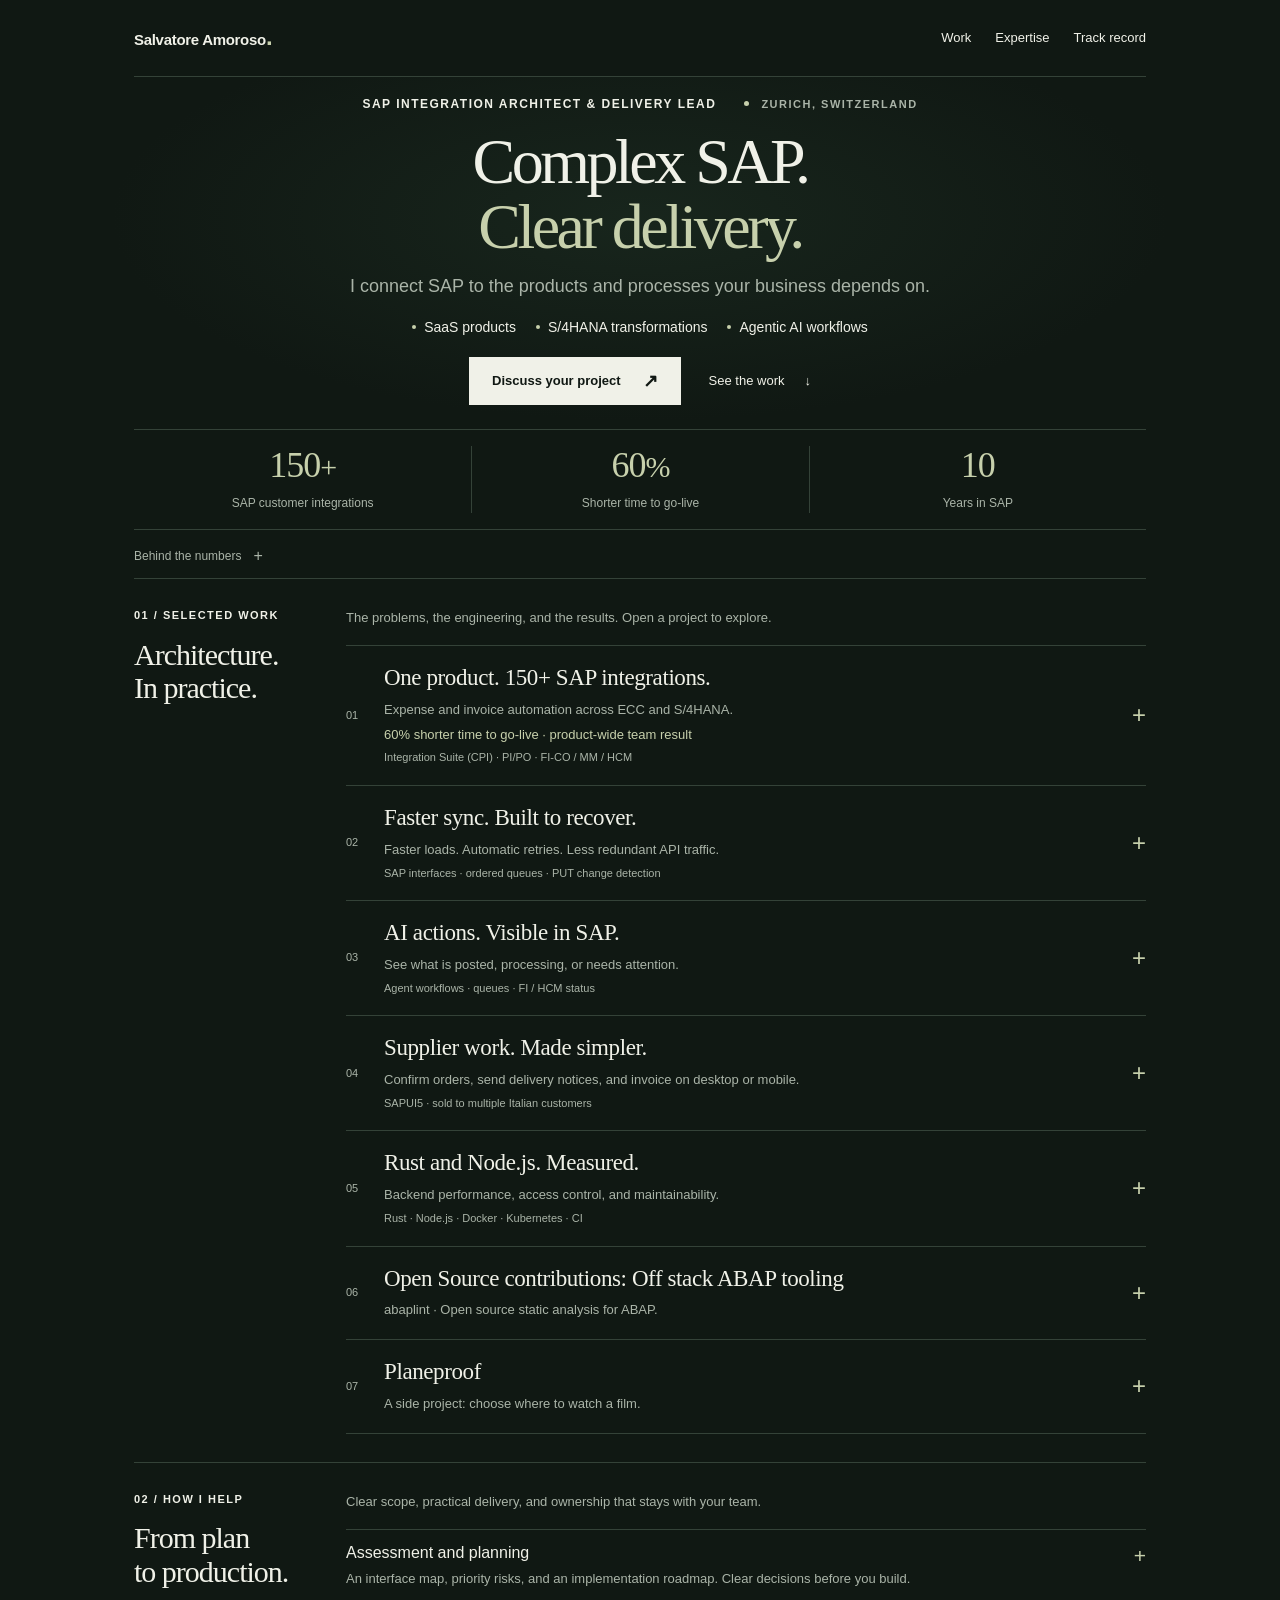
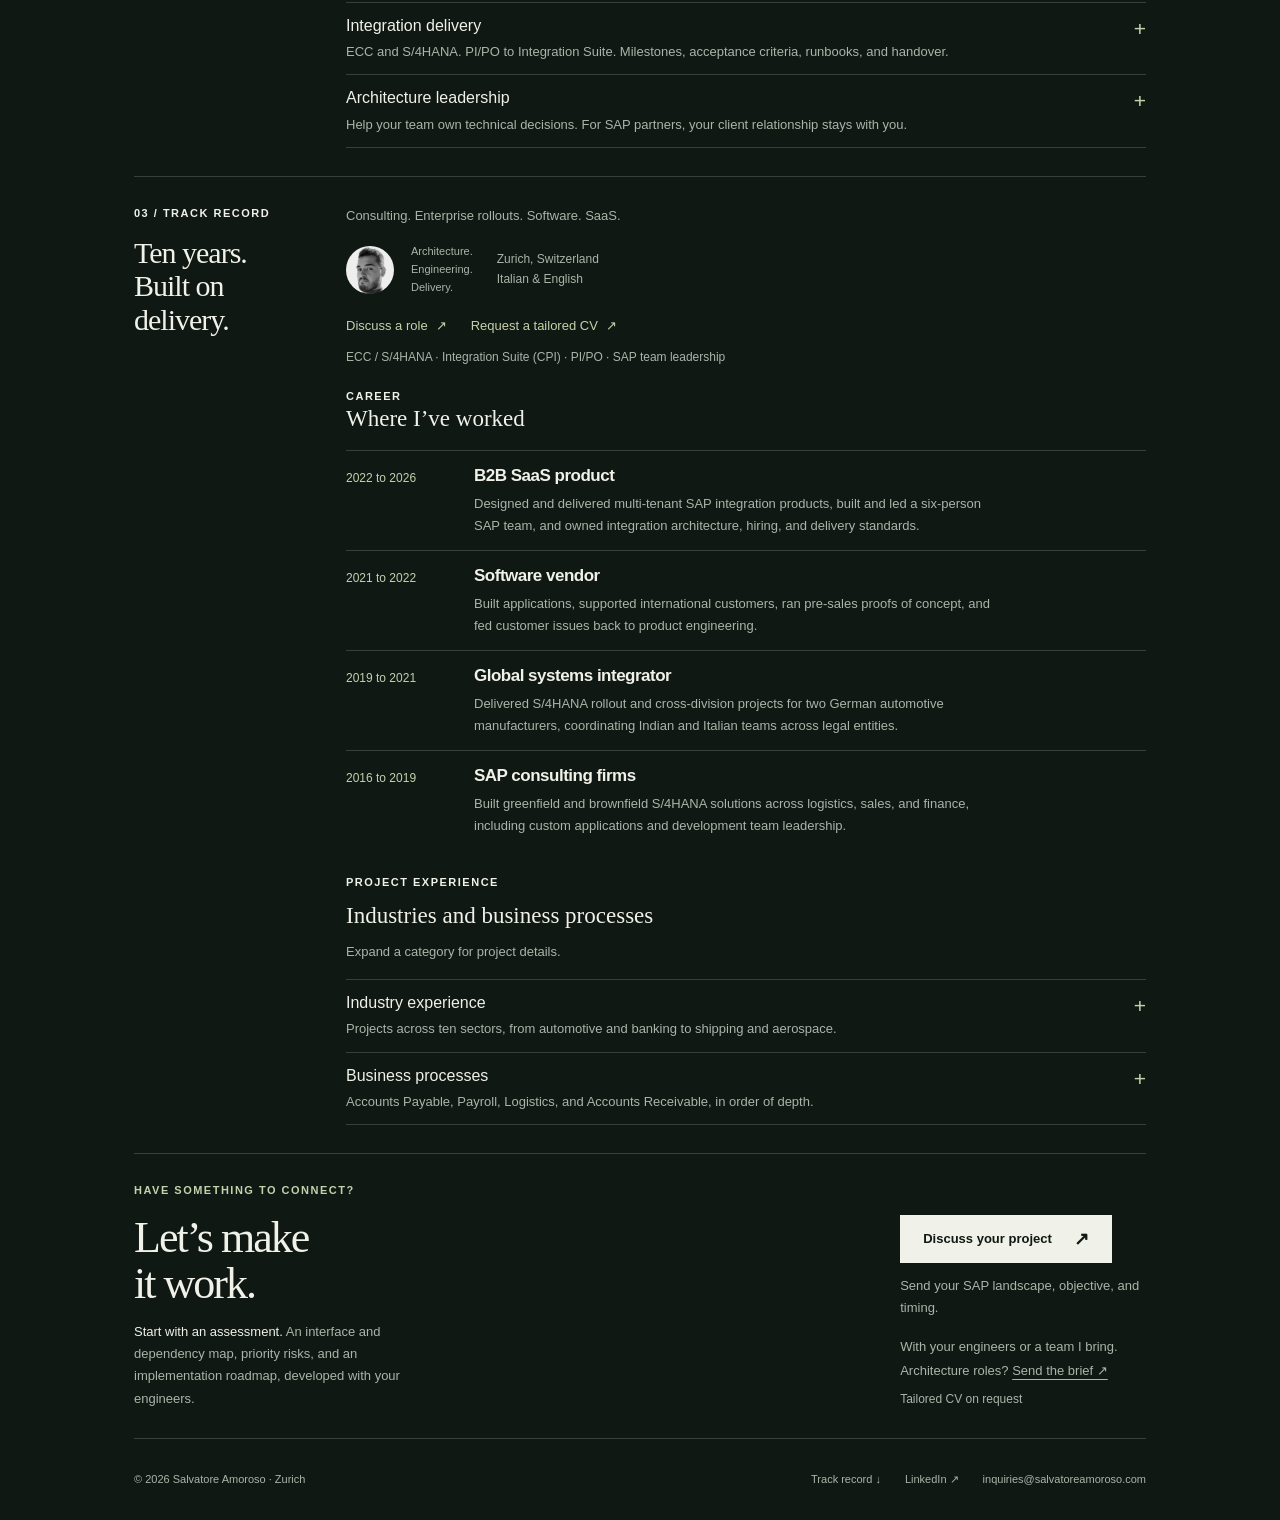
<file: case-studies.html>
<!doctype html>
<html lang="en-US">
<head>
<meta charset="utf-8">
<meta name="viewport" content="width=device-width, initial-scale=1">
<title>Selected work | Salvatore Amoroso</title>
<meta name="robots" content="noindex">
<link rel="canonical" href="https://salvatoreamoroso.com/">
<link rel="stylesheet" href="styles.css">
<noscript><meta http-equiv="refresh" content="0; url=index.html#work"></noscript>
</head>
<body>
<main class="wrap error-page">
  <h1>Selected work</h1>
  <p class="lead">The case studies are now part of the main page.</p>
  <p class="actions"><a class="button" id="destination" href="index.html#work">Continue to the main page</a></p>
</main>
<script>
  var knownHashes = ['#product', '#synchronization', '#expense-monitor', '#supplier-workspace', '#sap-off-stack', '#fun-projects', '#contact', '#main', '#product-title', '#synchronization-title', '#expense-monitor-title', '#supplier-workspace-title', '#sap-off-stack-title', '#fun-projects-title', '#contact-title'];
  var destination = 'index.html' + (knownHashes.indexOf(location.hash) !== -1 ? location.hash : '#work');
  document.getElementById('destination').href = destination;
  location.replace(destination);
</script>
</body>
</html>
</file>
<file: styles.css>
*{box-sizing:border-box}html{scroll-padding-top:28px}body{margin:0;-webkit-font-smoothing:antialiased}body,input,button{font-family:Arial,Helvetica,sans-serif}h1,h2,h3,p,figure{margin:0}a{color:inherit;text-decoration:none}img{max-width:100%;display:block}button,a,summary{-webkit-tap-highlight-color:transparent}button{font:inherit}button,summary{cursor:pointer}::selection{background:var(--accent);color:var(--bg)}:focus-visible{outline:2px solid var(--accent);outline-offset:6px}.skip{position:absolute;left:16px;top:-100px;padding:12px 18px;background:var(--ink);color:var(--bg);z-index:10}.skip:focus{top:12px}.wrap{max-width:1100px;margin:auto;padding-inline:44px}.top{display:flex;align-items:center;justify-content:space-between;gap:24px;padding-block:16px;border-bottom:1px solid var(--line)}.brand{font-size:15px;font-weight:700;letter-spacing:-.3px}.nav{display:flex;align-items:center;gap:30px;font-size:13px}.nav a{padding-block:13px}.nav a:hover,.text-link:hover{text-decoration:underline;text-underline-offset:5px}.eyebrow{font-size:11px;line-height:1.5;letter-spacing:1.5px;text-transform:uppercase;font-weight:600}.muted{color:var(--muted)}.button{display:inline-flex;align-items:center;justify-content:space-between;gap:22px;min-height:44px;padding:11px 18px;background:var(--ink);color:var(--bg);font-size:13px;font-weight:600;border:1px solid transparent;transition:background .18s,color .18s}.button:hover{background:var(--accent);color:var(--on-accent)}.button span{font-size:18px;line-height:1}.text-link{display:inline-flex;align-items:center;gap:20px;min-height:44px;font-size:13px}.actions{display:flex;align-items:center;flex-wrap:wrap;gap:16px 30px}.section-label{display:flex;justify-content:space-between;align-items:baseline;gap:20px}.foot{padding-block:24px;border-top:1px solid var(--line);display:flex;justify-content:space-between;align-items:center;gap:14px;font-size:11px;color:var(--muted)}.foot a{display:inline-block;padding-block:10px}.foot nav{display:flex;flex-wrap:wrap;gap:0 24px;max-width:100%}details>summary{list-style:none}details>summary::-webkit-details-marker{display:none}.result-context{font-size:12px;line-height:1.7;color:var(--muted)}.result-context summary{display:inline-flex;align-items:center;gap:12px;min-height:44px}.result-context summary:after{content:'+';font-size:16px}.result-context[open] summary:after{content:'−'}.result-context p{max-width:760px;padding-bottom:18px}.project-row{display:grid;align-items:center;grid-template-columns:50px 1fr 180px 28px;gap:18px;padding-block:18px;border-top:1px solid var(--line)}.project-row:last-child{border-bottom:1px solid var(--line)}.project-row h3{font-size:18px;line-height:1.25;letter-spacing:-.6px;font-weight:500}.project-row p{font-size:13px;line-height:1.6;color:var(--muted);margin-top:7px}.project-row .project-type{font-size:11px;color:var(--muted)}.project-row .arrow{font-size:20px;transition:transform .18s}.project-row:hover .arrow{transform:translate(3px,-3px)}.project-row:hover h3{color:var(--accent)}.number{font-size:11px;color:var(--muted);font-variant-numeric:tabular-nums}.mini-services{display:grid;grid-template-columns:repeat(3,1fr);gap:28px}.mini-services h3{font-size:16px;font-weight:500;margin-bottom:12px}.mini-services p{font-size:13px;line-height:1.7;color:var(--muted)}.mini-services .number{display:block;margin-bottom:14px}.contact-line{font-size:13px;line-height:1.8;color:var(--muted)}
@media(max-width:800px){.wrap{padding-inline:28px}.nav{gap:21px}.project-row{grid-template-columns:30px 1fr 22px;gap:12px}.project-type{display:none}.mini-services{gap:24px}.foot{flex-wrap:wrap}.project-row h3{font-size:17px}}
@media(max-width:520px){.wrap{padding-inline:22px}.top{padding-block:16px;gap:12px}.brand{font-size:13px}.nav{gap:15px;font-size:12px}.nav .secondary{display:none}.eyebrow{font-size:10px;letter-spacing:1.2px}.button{min-height:44px;padding-inline:18px}.mini-services{grid-template-columns:1fr;gap:24px}.mini-services article{display:grid;grid-template-columns:22px minmax(0,1fr);gap:0 14px}.mini-services .number{grid-row:span 2;margin:3px 0 0}.mini-services h3{margin-bottom:7px}.section-label{gap:12px}.foot{font-size:10px;padding-bottom:24px}.foot nav{gap:0 18px}.project-row{grid-template-columns:22px minmax(0,1fr) 22px;gap:14px;padding-block:16px}.project-row h3{font-size:17px}.project-row p{font-size:12px}.result-context{font-size:11px}}
.foot{padding-bottom:24px}.sample-label{display:block;margin-bottom:9px;font-size:10px;color:var(--muted)}
@media(prefers-reduced-motion:reduce){html{scroll-behavior:auto}*,*:before,*:after{transition:none!important;animation:none!important}}

:root{--bg:#101813;--ink:#f0f1e8;--muted:#aab4a8;--line:#344238;--accent:#c7d0ac;--on-accent:#101813}body{background:var(--bg);color:var(--ink)}.brand-dot{color:var(--accent);font-size:24px}.hero{padding-block:18px}.hero-top{display:flex;justify-content:space-between;gap:20px}.hero h1{font-size:clamp(44px,5vw,64px);font-weight:500;line-height:1.04;letter-spacing:-3px;margin-top:16px}.hero h1 span{color:var(--accent)}.hero-bottom{display:flex;justify-content:space-between;align-items:flex-end;margin-top:16px;gap:25px}.intro{font-size:16px;line-height:1.6;letter-spacing:-.2px;margin-bottom:12px}.profile{display:flex;align-items:center;gap:17px;padding-bottom:8px}.profile img{width:56px;height:56px;border-radius:50%;object-fit:cover}.profile p{font-size:11px;line-height:1.6;color:var(--muted)}.proof{display:grid;grid-template-columns:repeat(3,1fr);border-block:1px solid var(--line);padding:12px 0}.proof>div+div{padding-left:38px;border-left:1px solid var(--line)}.proof strong{font-size:32px;line-height:1.1;letter-spacing:-1px;font-weight:500}.proof strong span{font-size:23px}.proof p{font-size:12px;color:var(--muted);margin-top:4px}.result-context{padding-top:2px}.work{padding-block:8px 34px}.project-list{margin-top:6px}.expertise{padding-top:7px;padding-bottom:34px}.mini-services{margin-top:20px}.contact{border-top:1px solid var(--line);padding-block:28px 34px}.contact .eyebrow{color:var(--accent)}.contact-grid{display:grid;grid-template-columns:1fr 1fr;align-items:end;gap:30px;margin-top:18px}.contact h2{font-size:38px;font-weight:500;letter-spacing:-1.4px;line-height:1.08}.contact .contact-line{margin-top:18px}.contact-line a{text-decoration:underline;text-underline-offset:4px}

@media(max-width:800px){.hero h1{font-size:52px;letter-spacing:-2px}.hero-top>.muted{font-size:9px}.profile{display:none}.proof>div+div{padding-left:20px}.contact h2{font-size:34px}.hero{padding-top:18px}}
@media(max-width:520px){.hero{padding-block:14px 16px}.hero-top{display:block}.hero-top>.muted{margin-top:9px;font-size:10px}.hero h1{font-size:clamp(34px,10vw,42px);letter-spacing:-1.6px;margin-top:12px;line-height:1.08}.hero-bottom{margin-top:12px}.intro{font-size:15px;line-height:1.6}.desktop-break{display:none}.actions{gap:8px 20px}.proof{padding-block:11px;gap:12px}.proof>div+div{padding-left:13px}.proof strong{font-size:28px;letter-spacing:-.7px}.proof strong span{font-size:20px}.proof p{font-size:10px;line-height:1.5;max-width:90px}.work{padding-block:8px 28px}.section-label>.text-link{font-size:11px;gap:7px}.project-list{margin-top:6px}.project-row h3{max-width:240px}.expertise{padding-bottom:28px}.mini-services{margin-top:20px}.contact{padding-block:24px 28px}.contact-grid{grid-template-columns:1fr;gap:20px;margin-top:16px}.contact h2{font-size:34px}.contact h2 br{display:none}.contact .contact-line{font-size:12px}}


@media (min-width: 1000px) {
  .hero { display: grid; grid-template-columns: minmax(0, 1fr) minmax(0, 1fr); align-items: center; gap: 14px 32px; }
  .hero-top { grid-column: 1 / -1; }
  .hero h1 { margin-top: 0; }
  .hero-bottom { margin-top: 0; align-items: center; gap: 20px; }
  .hero-bottom > div:first-child { flex: 1; min-width: 0; }
  .hero .profile { padding-bottom: 0; }
  .hero .profile img { width: 48px; height: 48px; }
  .hero .profile p { display: none; }
}

/* Shared rules for the full case studies, career history, and error page. */
:root { color-scheme: dark; }
html { -webkit-text-size-adjust: 100%; }
body { line-height: 1.6; }
h2 { font-size: 30px; font-weight: 500; line-height: 1.12; letter-spacing: -1.7px; }
ul, ol, dl, dd { margin: 0; }
#main:focus { outline: none; }
.brand { white-space: nowrap; }
.brand-dot { line-height: 1; }
.nav [aria-current] { text-decoration: underline; text-underline-offset: 5px; }
.button { line-height: 1.4; }
.anchor { display: block; scroll-margin-top: 28px; }
.scope-link { margin-top: 18px; font-size: 12px; color: var(--muted); }
.expertise { padding-bottom: 34px; }
.contact-line a { text-decoration: underline; text-underline-offset: 4px; }
.foot a:hover { text-decoration: underline; text-underline-offset: 5px; }
.pagehead { padding-block: 18px 16px; }
.pagehead .lead { margin-top: 12px; }
.pagehead h1, .error-page h1 { margin-top: 18px; font-size: clamp(36px, 4vw, 48px); font-weight: 500; line-height: 1.08; letter-spacing: -1.8px; }
.pagehead h1 { margin-top: 12px; }
.lead { margin-top: 17px; max-width: 62ch; color: var(--muted); font-size: 16px; line-height: 1.7; }
.pagehead .text-link { margin-top: 4px; color: var(--muted); }
.pagehead .hiring-contact { grid-column: 2; display: flex; flex-wrap: wrap; align-items: center; gap: 0 16px; font-size: 13px; }
.study-links { display: flex; flex-wrap: wrap; gap: 0 20px; }
.study-links a { display: inline-block; min-height: 44px; padding-block: 12px; font-size: 12px; color: var(--muted); text-decoration: underline; text-underline-offset: 5px; }
.study-links a:hover { color: var(--accent); }
.study-contents { margin-top: 8px; }
.detail-main > section:not(#contact), .study { padding-block: 20px; border-top: 1px solid var(--line); }
.detail-main > section:first-child:not(#contact), .study:first-child { border-top: 0; padding-top: 10px; }
.detail-main h2 { max-width: 32ch; }
.detail-main .eyebrow + h2 { margin-top: 10px; }
.sub, .study-intro, .case-summary { max-width: 75ch; margin-top: 10px; font-size: 15px; line-height: 1.65; color: var(--muted); }
.sub { margin-bottom: 16px; }
.services { margin-top: 12px; }
.service { border-top: 1px solid var(--line); }
.service:last-child { border-bottom: 1px solid var(--line); }
.service > summary { position: relative; padding: 12px 36px 12px 0; }
.service > summary::after { content: '+'; position: absolute; right: 0; top: 9px; font-size: 21px; color: var(--accent); }
.service[open] > summary::after { content: '−'; }
.service-title { display: block; font-size: 16px; font-weight: 500; line-height: 1.4; }
.service-overview { display: block; margin-top: 4px; font-size: 13px; line-height: 1.65; color: var(--muted); }
.service-details { padding-block: 14px; border-top: 1px solid var(--line); color: var(--muted); font-size: 14px; line-height: 1.65; }
.service-details > ul, .study-steps { display: grid; gap: 7px; padding-left: 21px; }
.service-details > p + p, .service-details > ul + p, .service-details > ol + p, .service-details > p + ol { margin-top: 12px; }
.study-detail { margin-top: 16px; }
.case-out { display: grid; grid-template-columns: repeat(3, 1fr); gap: 20px; margin-block: 14px; padding: 12px 0; border-block: 1px solid var(--line); list-style: none; }
.case-out li { font-size: 13px; line-height: 1.7; color: var(--muted); }
.case-out strong { display: block; margin-bottom: 4px; color: var(--accent); font-size: 23px; font-weight: 500; line-height: 1.2; letter-spacing: -1px; }
.case { display: grid; grid-template-columns: 1.1fr 1fr; gap: 24px; }
.case-body { display: grid; align-content: start; gap: 12px; }
.case-facts > div { padding-block: 7px; border-bottom: 1px solid var(--line); }
.case-facts > div:first-child { padding-top: 0; }
.case-facts dt, .study-facts dt { margin-bottom: 6px; color: var(--accent); font-size: 11px; letter-spacing: 1px; text-transform: uppercase; }
.case-facts dd { font-size: 13px; }
.case-note, .study-note { max-width: 85ch; margin-top: 16px; padding-left: 15px; border-left: 2px solid var(--accent); font-size: 13px; line-height: 1.7; color: var(--muted); }
.study-facts { display: grid; grid-template-columns: repeat(3, 1fr); gap: 20px; padding-block: 12px; margin-block: 14px; border-block: 1px solid var(--line); }
.study-facts dd { font-size: 14px; line-height: 1.65; color: var(--muted); }
.study-figures { display: grid; gap: 20px; }
.study-figure { min-width: 0; }
.study-figure figcaption { margin-top: 9px; font-size: 12px; line-height: 1.8; color: var(--muted); }
.study-figure figcaption a, .study-download a { color: var(--accent); text-decoration: underline; text-underline-offset: 4px; }
.figure-stage { margin-bottom: 11px; font-size: 12px; color: var(--accent); }
.study-diagram { overflow-x: auto; background: #0e181a; border-radius: 3px; }
.study-diagram img { width: 100%; height: auto; }
.study-mobile-flow { display: none; }
.study-screenshot { display: block; overflow: hidden; border: 1px solid var(--line); border-radius: 3px; }
.study-screenshot img { width: 100%; height: auto; }
.study-download, .study-discover { margin-top: 14px; font-size: 13px; }
.study-discover a { display: inline-block; padding-block: 12px; color: var(--accent); text-decoration: underline; text-underline-offset: 4px; }
.study-detail .study-figure { margin-top: 16px; }
.vantage { margin-top: 12px; }
.vp { display: grid; grid-template-columns: 210px 1fr; gap: 6px 24px; padding-block: 14px; border-top: 1px solid var(--line); }
.vp .when { grid-row: span 2; padding-top: 4px; font-size: 12px; color: var(--accent); }
.vp h3 { font-size: 20px; line-height: 1.3; letter-spacing: -.5px; }
.vp .txt { max-width: 74ch; font-size: 14px; line-height: 1.65; color: var(--muted); }
.inds { padding: 0; }
.ind { display: grid; grid-template-columns: 190px 1fr; gap: 20px; padding-block: 10px; border-bottom: 1px solid var(--line); }
.ind:last-child { border-bottom: 0; }
.ind dt { color: var(--ink); }
.domains { padding: 0; list-style: none; }
.dom { display: grid; grid-template-columns: 28px 1fr auto; gap: 6px 16px; padding-block: 12px; border-bottom: 1px solid var(--line); }
.dom:last-child { border-bottom: 0; }
.dom .rank, .dom .mods { font-size: 11px; color: var(--accent); }
.dom h3 { color: var(--ink); font-size: 16px; line-height: 1.5; }
.dom p { grid-column: 2 / -1; font-size: 14px; }
.error-page { padding-block: 42px 55px; }
.error-page .actions { margin-top: 30px; }

@media (min-width: 1000px) {
  .pagehead > .wrap { display: grid; grid-template-columns: minmax(0, 1fr) minmax(0, 1fr); align-items: center; gap: 10px 32px; }
  .pagehead .eyebrow { grid-column: 1 / -1; }
  .pagehead h1 { grid-column: 1; grid-row: 2 / span 2; margin-top: 0; }
  .pagehead .lead { grid-column: 2; margin-top: 0; }
  .pagehead .study-contents, .pagehead .text-link { grid-column: 2; margin-top: 0; }
}

@media (max-width: 900px) {
  .study-diagram { display: none; }
  .study-mobile-flow { display: grid; gap: 10px; padding-left: 23px; list-style: decimal; }
  .study-mobile-flow li { padding: 10px 12px; border-left: 1px solid var(--line); }
  .study-mobile-flow strong { display: block; font-size: 14px; color: var(--accent); }
  .study-mobile-flow span { display: block; margin-top: 4px; font-size: 13px; line-height: 1.7; color: var(--muted); }
  .case { grid-template-columns: 1fr; gap: 18px; }
  .study-facts { grid-template-columns: 1fr; gap: 14px; }
}
@media (max-width: 800px) {
  .vp { grid-template-columns: 170px 1fr; gap: 6px 20px; }
  .case-out { gap: 20px; }
  .case-out strong { font-size: 24px; }
  .ind { grid-template-columns: 150px 1fr; }
}
@media (max-width: 46rem) {
  .expense-preview { height: 20rem; background: #1d252c; }
  /* shortcut: crop targets this screenshot's FI/HCM columns; update if the screenshot changes. */
  .expense-preview img { position: relative; width: 160rem; max-width: none; left: calc(50% - 88rem); top: -39rem; }
}
@media (max-width: 520px) {
  .brand { font-size: 13px; }
  .proof p { font-size: 11px; }
  .result-context { font-size: 12px; }
  .expertise { padding-bottom: 28px; }
  .foot { padding-block: 20px; font-size: 11px; }
  .pagehead { padding-block: 14px 16px; }
  .pagehead .lead { margin-top: 10px; }
  .pagehead h1, .error-page h1 { font-size: clamp(32px, 9vw, 38px); letter-spacing: -1.2px; }
  .lead { margin-top: 16px; font-size: 15px; }
  .pagehead .text-link { font-size: 12px; }
  h2 { font-size: 25px; letter-spacing: -1px; }
  .detail-main > section:not(#contact), .study { padding-block: 18px; }
  .study-links { gap: 0 20px; }
  .study-links a { font-size: 12px; }
  .study-intro, .case-summary, .sub { font-size: 14px; }
  .case-out { grid-template-columns: 1fr; gap: 14px; padding-block: 12px; }
  .case-out strong { font-size: 24px; }
  .service-title { font-size: 15px; }
  .service-overview { font-size: 12px; }
  .service-details, .study-facts dd { font-size: 13px; }
  .vp { grid-template-columns: 1fr; gap: 6px; padding-block: 14px; }
  .vp .when { grid-row: auto; padding: 0; font-size: 11px; }
  .vp h3 { font-size: 18px; }
  .vp .txt { font-size: 13px; }
  .ind { grid-template-columns: 1fr; gap: 7px; }
  .dom { grid-template-columns: 22px minmax(0, 1fr); gap: 7px 14px; }
  .dom .mods { grid-column: 2; }
  .dom p { font-size: 13px; }
  .error-page { padding-block: 32px 42px; }
}

/* Shared dark editorial typography for the supporting pages. */
.pagehead h1, .error-page h1, .detail-main h2, .contact h2 { font-family: Georgia, "Times New Roman", serif; font-weight: 400; letter-spacing: -1px; }
</file>
<file: home.css>
/* Homepage layout; shared content pages use the same palette in styles.css. */
html { scroll-padding-top: 104px; }
.home > .wrap { max-width: 1280px; padding-inline: 48px; }
.home .top { position: sticky; top: 0; z-index: 5; padding-block: 20px; background: var(--bg); }
.home .brand { font-family: Georgia, 'Times New Roman', serif; font-size: 21px; font-weight: 400; letter-spacing: -.6px; }
.home .brand-dot { font-size: inherit; }
.home .nav { gap: 28px; font-size: 13px; }
.home .nav-contact { min-height: 44px; padding: 9px 18px; border: 1px solid var(--muted); }
.home .nav .nav-contact:hover { background: var(--ink); color: var(--bg); text-decoration: none; }
.home .hero { display: block; position: relative; padding-block: 16px; text-align: center; }
.home .hero::before { content: ''; position: absolute; inset: 0 -48px; pointer-events: none; background: radial-gradient(ellipse at 50% 40%, #20332680, transparent 68%); z-index: -1; }
.home .hero-top { display: flex; justify-content: center; align-items: center; gap: 12px 28px; }
.home .hero-top .eyebrow:not(.muted) { font-size: 14px; }
.home .hero-top .muted { font-size: 11px; }
.home .hero-top .muted::before { content: ''; display: inline-block; width: 5px; height: 5px; margin: 0 12px 2px 0; border-radius: 50%; background: var(--accent); }
.home .hero h1 { margin-top: 16px; font: 400 clamp(56px, 5.7vw, 72px)/1.02 Georgia, 'Times New Roman', serif; letter-spacing: -3.5px; }
.home .hero h1 span { color: var(--accent); }
.home .hero-bottom { display: block; position: relative; margin-top: 12px; }
.home .intro { max-width: 680px; margin: 0 auto; font-size: 18px; line-height: 1.65; color: var(--muted); letter-spacing: 0; }
.home .desktop-break { display: none; }
.home .scope-links { display: flex; flex-wrap: wrap; justify-content: center; gap: 6px 20px; margin: 8px auto 12px; }
.home .scope-links a { min-height: 36px; display: inline-flex; align-items: center; gap: 8px; font-size: 14px; color: var(--ink); }
.home .scope-links a::before { content: ''; width: 4px; height: 4px; border-radius: 50%; background: var(--accent); }
.home .scope-links a:hover { text-decoration: underline; text-underline-offset: 5px; }
.home .actions { justify-content: center; gap: 12px 28px; }
.home .button { padding: 12px 22px; min-height: 48px; }
.home .hero .profile { position: absolute; right: 0; bottom: 0; gap: 12px; padding: 0; text-align: left; }
.home .hero .profile img { width: 48px; height: 48px; border: 1px solid var(--line); }
.home .hero .profile p { display: block; font-size: 11px; }
.home .proof { padding-block: 24px; border-color: var(--line); }
.home .proof > div { text-align: center; }
.home .proof > div + div { padding-left: 0; }
.home .proof strong { color: var(--accent); font: 400 42px/1.1 Georgia, 'Times New Roman', serif; letter-spacing: -1px; }
.home .proof strong span { font-size: 30px; }
.home .proof p { margin-top: 8px; font-size: 12px; }
.home .result-context { padding: 4px 0 0; }
.home .result-context summary { font-size: 12px; }
.home .result-context p { padding-bottom: 8px; }
.home .work { display: grid; grid-template-columns: 210px minmax(0, 1fr); gap: 40px; padding-block: 38px 48px; }
.home .section-label { display: block; }
.home .section-label h2 { font-family: Arial, Helvetica, sans-serif; font-size: 11px; line-height: 1.6; letter-spacing: 1.5px; }
.home .section-label .text-link { margin-top: 16px; font-size: 12px; }
.home .project-list { margin: 0; min-width: 0; }
.home .project-row { grid-template-columns: 28px minmax(0, 1fr) 130px 20px; gap: 18px; padding-block: 20px; transition: background .18s; }
.home .project-row:first-child { padding-top: 0; border-top: 0; }
.home .project-row h3 { font: 400 25px/1.3 Georgia, 'Times New Roman', serif; letter-spacing: -.4px; }
.home .project-row p { font-size: 13px; margin-top: 7px; }
.home .project-row .project-type { font-size: 11px; }
.home .project-row:hover h3 { color: var(--accent); }
.home .expertise { padding-block: 30px 48px; border-top: 1px solid var(--line); }
.home .expertise > h2 { font-family: Arial, Helvetica, sans-serif; font-size: 11px; letter-spacing: 1.5px; }
.home .mini-services { margin-top: 28px; gap: 42px; }
.home .mini-services .number { color: var(--accent); margin-bottom: 14px; }
.home .mini-services h3 { font: 400 27px/1.2 Georgia, 'Times New Roman', serif; letter-spacing: -.5px; margin-bottom: 12px; }
.home .mini-services p { max-width: 29ch; font-size: 14px; }
.home .scope-link { margin-top: 22px; }
.home .contact { padding-block: 36px 40px; }
.home .contact-grid { margin-top: 22px; align-items: center; }
.home .contact h2 { font: 400 58px/1.05 Georgia, 'Times New Roman', serif; letter-spacing: -2px; }
.home .contact-grid > div { justify-self: end; }
.home .contact .contact-line { margin-top: 16px; font-size: 13px; }
.home .foot { padding-block: 22px; font-size: 12px; }

@media (max-width: 1100px) {
  .home .hero .profile { display: none; }
  .home .project-row { grid-template-columns: 24px minmax(0, 1fr) 20px; }
  .home .project-type { display: none; }
}
@media (max-width: 800px) {
  .home > .wrap { padding-inline: 28px; }
  .home .top { flex-wrap: wrap; gap: 8px 20px; padding-block: 14px; }
  .home .nav { gap: 20px; }
  .home .hero { padding-block: 20px 24px; }
  .home .hero::before { inset-inline: -28px; }
  .home .work { display: block; padding-block: 28px 36px; }
  .home .section-label { display: flex; align-items: center; }
  .home .section-label .text-link { margin: 0; }
  .home .project-list { margin-top: 18px; }
  .home .project-row:first-child { padding-top: 20px; border-top: 1px solid var(--line); }
  .home .mini-services { gap: 26px; }
  .home .mini-services h3 { font-size: 24px; }
  .home .contact h2 { font-size: 48px; }
}
@media (max-width: 600px) {
  html { scroll-padding-top: 124px; }
  .home > .wrap { padding-inline: 22px; }
  .home .top { gap: 7px; }
  .home .brand { font-size: 20px; }
  .home .nav { width: 100%; justify-content: flex-end; gap: 12px; font-size: 12px; }
  .home .nav a { padding-block: 10px; }
  .home .nav .secondary { display: inline-block; }
  .home .nav .nav-contact { min-height: 44px; padding: 10px 0; border: 0; color: var(--accent); }
  .home .hero { padding-block: 12px; }
  .home .hero::before { inset-inline: -22px; }
  .home .hero-top { flex-direction: column; gap: 4px; }
  .home .hero-top .eyebrow { font-size: 10px; }
  .home .hero-top .eyebrow:not(.muted) { font-size: 12px; }
  .home .hero-top .muted { margin: 0; }
  .home .hero-top .muted::before { display: none; }
  .home .hero h1 { margin-top: 12px; font-size: clamp(38px, 11.5vw, 56px); line-height: 1.04; letter-spacing: -2px; }
  .home .hero-bottom { margin-top: 12px; }
  .home .intro { font-size: 16px; max-width: 34ch; }
  .home .scope-links { gap: 0 14px; margin-block: 6px 8px; }
  .home .scope-links a { font-size: 13px; min-height: 32px; }
  .home .actions { gap: 8px 20px; }
  .home .button { font-size: 12px; padding-inline: 18px; }
  .home .proof { gap: 12px; padding-block: 20px; }
  .home .proof strong { font-size: 32px; }
  .home .proof strong span { font-size: 24px; }
  .home .proof p { margin: 7px auto 0; max-width: 12ch; font-size: 11px; }
  .home .section-label { gap: 10px; }
  .home .section-label .text-link { font-size: 11px; gap: 7px; }
  .home .project-row { gap: 12px; padding-block: 18px; }
  .home .project-row h3 { font-size: 23px; max-width: none; }
  .home .project-row p { font-size: 13px; }
  .home .expertise { padding-block: 26px 32px; }
  .home .mini-services { grid-template-columns: 1fr; gap: 24px; margin-top: 24px; }
  .home .mini-services article { display: grid; grid-template-columns: 22px minmax(0, 1fr); gap: 0 14px; }
  .home .mini-services .number { margin-top: 4px; }
  .home .mini-services h3 { margin-bottom: 8px; }
  .home .mini-services p { max-width: none; }
  .home .contact { padding-block: 28px 32px; }
  .home .contact-grid { grid-template-columns: 1fr; gap: 24px; }
  .home .contact h2 { font-size: 43px; letter-spacing: -1.4px; }
  .home .contact h2 br { display: none; }
  .home .contact-grid > div { justify-self: start; }
  .home .foot { font-size: 12px; gap: 6px; }
  .home .foot nav { gap: 0 20px; }
}
</file>
<file: unified.css>
/* One shared header and spacing system, with complete evidence in disclosures. */
html { scroll-padding-top: 96px; }
.home > .wrap { max-width: 1100px; padding-inline: 44px; }
.home .top { flex-wrap: nowrap; gap: 24px; padding-block: 16px; }
.home .brand { font-family: Arial, Helvetica, sans-serif; font-size: 15px; font-weight: 700; letter-spacing: -.3px; }
.home .brand-dot { font-size: 24px; }
.home .nav { width: auto; gap: 24px; font-size: 13px; justify-content: flex-end; }
.home .nav a { display: inline-flex; align-items: center; min-height: 44px; padding-block: 10px; white-space: nowrap; }
.home .track-profile { display: flex; margin-bottom: 20px; padding: 0; }
.home .track-profile img { width: 48px; height: 48px; }
.home .hero-top .eyebrow:not(.muted) { font-size: 12px; }
.home .hero h1 { font-size: clamp(44px, 5.7vw, 64px); }
.home .hero { padding-block: 18px 24px; }
.home .hero::before { inset-inline: -44px; }
.home .proof { padding-block: 16px; }
.home .proof strong { font-size: 36px; }
.home .page-section { display: grid; grid-template-columns: 180px minmax(0, 1fr); gap: 32px; padding-block: 28px; border-top: 1px solid var(--line); }
.home .page-section:first-of-type { border-top: 0; }
.section-heading h2 { margin-top: 14px; font: 400 30px/1.12 Georgia, 'Times New Roman', serif; letter-spacing: -1px; }
.section-content { min-width: 0; }
.section-intro { margin-bottom: 16px; max-width: 70ch; color: var(--muted); font-size: 13px; line-height: 1.7; }
.project { border-top: 1px solid var(--line); }
.project:last-child { border-bottom: 1px solid var(--line); }
.project > summary { display: grid; grid-template-columns: 24px minmax(0, 1fr) 24px; align-items: center; gap: 14px; min-height: 80px; padding-block: 18px; }
.project > summary h3 { font: 400 23px/1.25 Georgia, 'Times New Roman', serif; letter-spacing: -.4px; }
.project-description { display: block; margin-top: 7px; color: var(--muted); font: 400 13px/1.6 Arial, Helvetica, sans-serif; letter-spacing: 0; }
.project-proof, .project-stack { display: block; margin-top: 4px; }
.project-proof { color: var(--accent); }
.project-stack { font-size: 11px; }
.project-original-summary { margin-bottom: 12px; color: var(--muted); font-size: 13px; }
.expand-icon { color: var(--accent); font-size: 24px; text-align: right; }
.expand-icon::after { content: '+'; }
.project[open] > summary .expand-icon::after { content: '−'; }
.project > summary:hover h3 { color: var(--accent); }
.project-body { padding-block: 0 24px; padding-left: 38px; }
.project-body .case-title { margin: 10px 0 14px; font-size: 18px; font-weight: 500; line-height: 1.4; }
.project-body .case-out { gap: 14px; }
.project-body .case-out strong { font-size: 21px; }
.project-body .case { grid-template-columns: 1fr; }
.project-body .study-facts { grid-template-columns: 1fr; gap: 14px; }
.project-body .study-facts dd, .project-body .study-intro, .project-body .case-summary { font-size: 13px; }
.project-body .study-figure { margin-top: 18px; }
.project-body .study-figures .study-figure { margin-top: 0; }
.project-body .study-figures { margin-top: 18px; }
.subheading { font-family: Georgia, 'Times New Roman', serif; font-size: 23px; line-height: 1.3; font-weight: 400; }
.section-content .vantage { margin-top: 16px; }
.section-content .vp { grid-template-columns: 110px minmax(0, 1fr); gap: 6px 18px; }
.section-content .vp h3 { font-size: 17px; }
.section-content .vp .txt { font-size: 13px; }
.experience { margin-top: 24px; }
.experience .subheading { margin-block: 10px; }
.section-content .ind { grid-template-columns: 150px minmax(0, 1fr); }
.service-introduction { margin-bottom: 12px; }
.cv-note { margin-top: 8px; font-size: 12px; }
.career-heading { display: flex; flex-wrap: wrap; align-items: center; gap: 12px 24px; }
.home .career-heading .track-profile { margin-bottom: 0; }
.career-facts { color: var(--muted); font-size: 12px; line-height: 1.65; }
.career-links { display: flex; flex-wrap: wrap; gap: 0 24px; margin-top: 8px; }
.career-links a { display: inline-flex; align-items: center; gap: 8px; min-height: 44px; color: var(--accent); font-size: 13px; }
.career-links a:hover { text-decoration: underline; text-underline-offset: 4px; }
.career-stack { margin-bottom: 20px; color: var(--muted); font-size: 12px; line-height: 1.65; }
.home .contact h2 { font-size: 44px; }
.home .contact { padding-block: 28px; }
.home .contact-grid { margin-top: 16px; }
.home .contact-grid > .contact-opening { justify-self: start; }
.contact-start { max-width: 40ch; margin-top: 14px; color: var(--muted); font-size: 13px; line-height: 1.7; }
.contact-start strong { color: var(--ink); font-weight: 500; }
.contact-prompt { max-width: 34ch; margin-top: 12px; color: var(--muted); font-size: 13px; line-height: 1.7; }
.home .foot { font-size: 11px; }
@media (max-width: 800px) {
  .home > .wrap { padding-inline: 28px; }
  .home .hero::before { inset-inline: -28px; }
  .home .page-section { display: block; padding-block: 24px; }
  .section-heading { margin-bottom: 18px; }
  .section-heading h2 { margin-top: 10px; font-size: 28px; }
  .section-heading h2 br { display: none; }
  .section-content .vp { grid-template-columns: 125px minmax(0, 1fr); }
}
@media (max-width: 600px) {
  html { scroll-padding-top: 84px; }
  .home > .wrap { padding-inline: 22px; }
  .home .hero::before { inset-inline: -22px; }
  .home .top { padding-block: 10px; gap: 12px; }
  .home .brand { font-size: 13px; }
  .home .brand-dot { font-size: 20px; }
  .home .nav { width: auto; font-size: 11px; gap: 12px; }
  .home .hero h1 { font-size: clamp(36px, 10.5vw, 50px); }
  .home .hero { padding-block: 16px 20px; }
  .home .hero-top .eyebrow:not(.muted) { font-size: 10px; }
  .home .proof { padding-block: 14px; }
  .home .proof strong { font-size: 30px; }
  .home .proof p { font-size: 10px; }
  .project > summary { gap: 10px; grid-template-columns: 20px minmax(0, 1fr) 20px; padding-block: 16px; }
  .project > summary h3 { font-size: 21px; }
  .project-description { font-size: 12px; }
  .project-stack { font-size: 11px; }
  .career-links { gap: 0 18px; }
  .career-links a { font-size: 12px; }
  .career-stack { margin-bottom: 16px; font-size: 11px; }
  .project-body { padding-left: 0; padding-bottom: 18px; }
  .project-body .case-out { grid-template-columns: 1fr; }
  .project-body .case-out strong { font-size: 22px; }
  .section-content .vp { grid-template-columns: 1fr; }
  .section-content .vp .when { grid-row: auto; }
  .section-content .ind { grid-template-columns: 1fr; gap: 7px; }
  .home .contact h2 { font-size: 36px; }
  .home .contact-grid { gap: 18px; }
  .contact-start, .contact-prompt { font-size: 12px; }
  .home .foot { font-size: 11px; }
  .home .foot nav { gap: 0 14px; }
}
@media (max-width: 360px) {
  html { scroll-padding-top: 110px; }
  .home .top { flex-wrap: wrap; gap: 0; }
  .home .nav { width: 100%; justify-content: space-between; }
}
@media print {
  .home .top { position: static; }
  .project-body, .service-details { display: block !important; }
  .expand-icon { display: none; }
}
</file>
